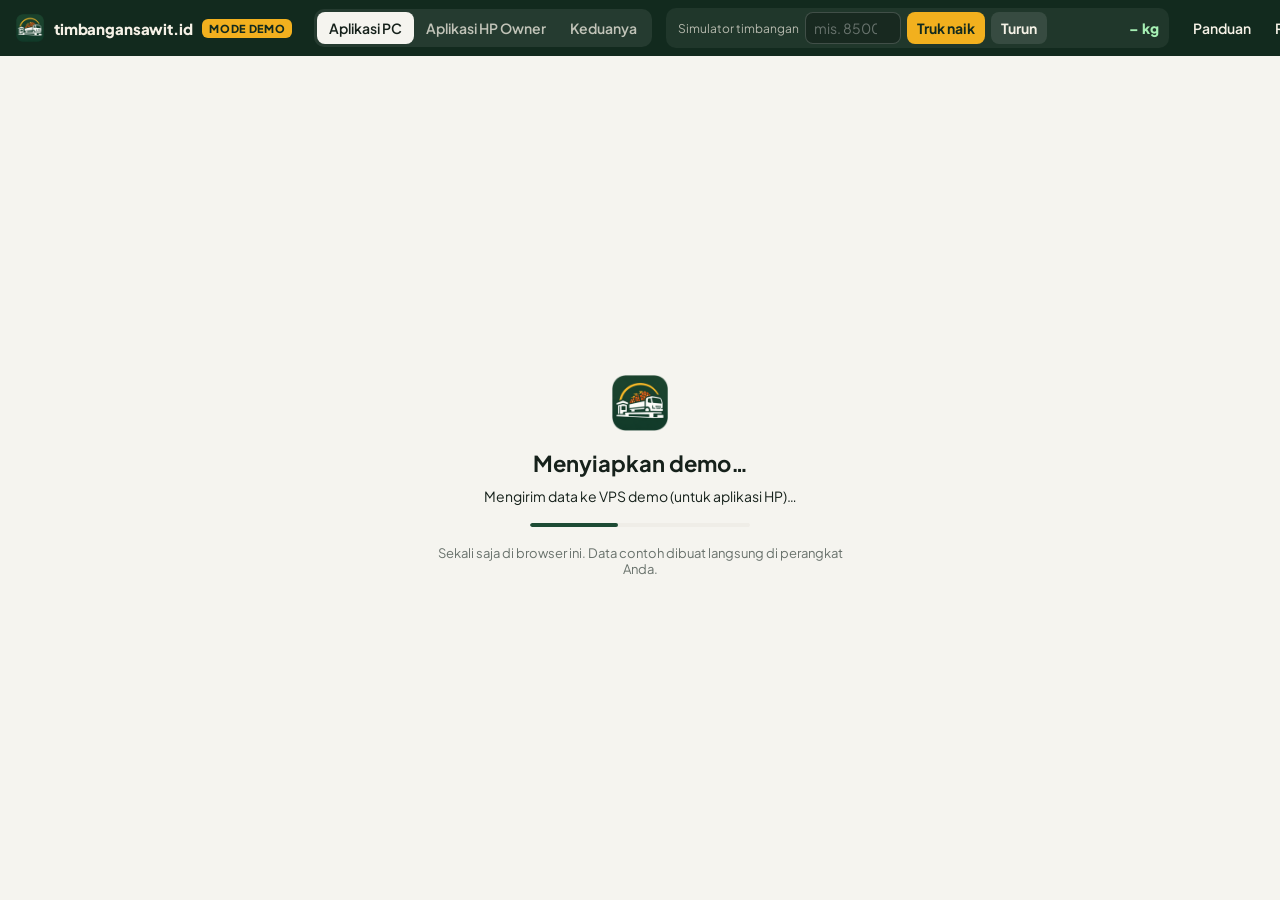
<file: index.html>
<!doctype html>
<html lang="id">
  <head>
    <meta charset="UTF-8" />
    <meta name="viewport" content="width=device-width, initial-scale=1, viewport-fit=cover" />
    <meta name="robots" content="noindex, nofollow" />
    <meta name="theme-color" content="#173f2d" />
    <meta name="description" content="Demo interaktif timbangansawit.id: aplikasi PC timbangan & aplikasi HP Owner, berjalan di browser dengan data contoh." />
    <link rel="icon" href="./favicon.ico" />
    <link rel="apple-touch-icon" href="./apple-touch-icon.png" />
    <meta name="apple-mobile-web-app-title" content="Timbangan" />
    <title>Demo timbangansawit.id</title>
    <script type="module" crossorigin src="./assets/index-04NTsrDg.js"></script>
    <link rel="stylesheet" crossorigin href="./assets/index-BEqlwS1-.css">
  </head>
  <body>
    <header class="bar">
      <div class="brand">
        <img src="./logo-mark.png" alt="" width="28" height="28" />
        <span class="brand-name">timbangansawit.id</span>
        <span class="badge" title="Bukan sistem produksi. Data contoh, tersimpan hanya di browser ini."><span class="long">MODE </span>DEMO</span>
      </div>

      <div class="seg" role="tablist" aria-label="Tampilan">
        <button role="tab" data-view="pc"><span class="long">Aplikasi </span>PC</button>
        <button role="tab" data-view="hp"><span class="long">Aplikasi </span>HP Owner</button>
        <button role="tab" data-view="both" class="wide-only">Keduanya</button>
      </div>

      <form class="sim" id="sim" autocomplete="off" novalidate title="Pengganti indikator timbangan selama demo">
        <span class="sim-label">Simulator timbangan</span>
        <input id="simKg" type="number" inputmode="numeric" min="0" max="80000" step="1" placeholder="mis. 8500" aria-label="Berat truk (kg)" />
        <button type="submit" class="sim-btn">Truk naik</button>
        <button type="button" class="sim-btn ghost" id="simOff">Turun</button>
        <output id="simOut" class="sim-out" aria-live="polite">– kg</output>
      </form>

      <div class="actions">
        <button type="button" id="guideBtn" class="btn-ghost">Panduan</button>
        <button type="button" id="resetBtn" class="btn-ghost">Reset data</button>
      </div>
    </header>

    <main id="stage" class="stage">
      <div class="device pc" id="pcDev" hidden>
        <div class="titlebar">
          <img src="./logo-mark.png" alt="" width="14" height="14" />
          <span>timbangansawit.id · Aplikasi PC (Windows)</span>
          <span class="titlebar-ctl" aria-hidden="true"><i></i><i></i><i></i></span>
        </div>
        <iframe id="pcFrame" title="Aplikasi PC timbangansawit.id"></iframe>
      </div>
      <div class="device hp" id="hpDev" hidden>
        <iframe id="hpFrame" title="Aplikasi HP Owner timbangansawit.id"></iframe>
      </div>
      <p class="pc-note" id="pcNote" hidden>
        Aplikasi PC dirancang untuk layar komputer (1366×768). Buka demo ini di laptop/PC agar nyaman dicoba.
      </p>

      <div class="loading" id="loading">
        <img src="./logo-mark.png" alt="" width="56" height="56" />
        <h1>Menyiapkan demo…</h1>
        <p id="loadingMsg">Memuat aplikasi</p>
        <div class="bar-progress"><span></span></div>
        <p class="muted">Sekali saja di browser ini. Data contoh dibuat langsung di perangkat Anda.</p>
      </div>
    </main>

    <aside class="guide" id="guide" aria-label="Panduan demo" hidden>
      <div class="guide-head">
        <h2>Panduan demo</h2>
        <button type="button" class="icon-btn" id="guideClose" aria-label="Tutup panduan">×</button>
      </div>
      <div class="guide-body">
        <p>
          Ini <b>demo interaktif</b> timbangansawit.id: aplikasi PC di jembatan timbang dan aplikasi HP untuk Owner,
          dengan data contoh 14 hari terakhir. Semua tombol bisa dicoba; perubahan Anda tersimpan di browser ini saja.
          Nama, nomor, dan transaksi di dalamnya fiktif.
        </p>

        <h3>Akun demo</h3>
        <table class="accounts">
          <tr><th>User</th><th>Peran</th></tr>
          <tr><td><code>hendra</code></td><td>Owner: semua menu, PC &amp; HP (satu-satunya yang melihat Dashboard &amp; stok)</td></tr>
          <tr><td><code>agus</code></td><td>Operator: semua penimbangan, riwayat transaksi, nota &amp; retur PKS</td></tr>
          <tr><td><code>dewi</code></td><td>Kasir: timbang jual &amp; timbang luar, nota PKS, kas tunai &amp; semua menu keuangan</td></tr>
          <tr><td><code>rina</code></td><td>Admin: gabungan Operator + Kasir, ditambah master data</td></tr>
          <tr><td><code>sari</code></td><td>Keuangan: tanpa penimbangan; kartu ringkasan Transaksi, Pembukuan Kas lengkap (transfer &amp; rekap per kategori), semua menu keuangan &amp; master data</td></tr>
        </table>
        <p class="muted">Akun pegawai tidak melihat Dashboard, angka stok, riwayat shift kas, kartu angka &amp; riwayat
          Kirim PKS, maupun harga jual &amp; piutang PKS. Kartu ringkasan Transaksi dan kas transfer hanya untuk
          Keuangan (<code>sari</code>); akun lain melihat Pembukuan Kas tunai saja. Pembayaran PKS tidak tampil ke
          pegawai: yang diterima tunai hanya tampil sebagai nominal “Kas masuk dari Owner”, yang lewat transfer tidak
          tampil sama sekali.</p>
        <p class="muted">Password semua akun: <code>demo1234</code>. Kode pemulihan Owner (untuk coba “Lupa password”): <code id="recoveryCode">–</code></p>

        <h3>Coba alur ini</h3>
        <ol class="steps">
          <li>
            <b>Beli TBS dari petani.</b> Di PC, login <code>agus</code> → <i>Timbangan 1</i>. Di bar atas isi
            <i>Simulator timbangan</i> (mis. 8500) → <i>Truk naik</i>. Tunggu <i>STABIL</i>, tekan <i>Ambil berat</i> (F8),
            simpan; kupon tampil sebagai pratinjau dan baru dicetak saat <i>Cetak</i> (atau Enter) ditekan.
            (Tulisan “hanya bisa diatur Owner” di layar adalah aturan aplikasi asli; panel simulator di bar atas khusus untuk demo.)
          </li>
          <li>
            <b>Bongkar &amp; bayar.</b> <i>Turun</i>, lalu naikkan truk kosong (mis. 2300) → <i>Timbangan 2</i> → pilih tiket,
            ambil berat Tara, isi potongan &amp; harga (potongan biaya opsional), pilih cara bayar. Nota pembelian
            setengah lembar berhuruf besar dan lega: Gross, Tara, Bruto, Potongan, Netto, lalu Harga per kg, Jumlah,
            Potongan biaya (bila ada) dan Total (cara bayar tidak dicetak; admin yang mencatatnya di sistem).
            Nota tampil dulu sebagai pratinjau; tidak ada yang tercetak sampai <i>Cetak</i> ditekan.
            Mode <i>Lansir</i> di Timbangan 1: truk kosong dulu (Tara), Gross saat kembali bermuatan. Tiket yang
            baru Timbang 1 bisa dibatalkan bila petani tidak jadi jual.
            Bayar tunai butuh <b>shift kas</b> yang terbuka (penanda di bar atas aplikasi).
          </li>
          <li>
            <b>Kirim ke PKS.</b> <i>Timbang Jual 1</i> (truk kosong) lalu <i>Timbang Jual 2</i> (truk bermuatan) → surat jalan.
            Saat nota PKS datang: <i>Kirim PKS → Input nota PKS</i> (Bruto &amp; Netto PKS); selisih perjalanan dihitung otomatis.
            Harga jual, tagihan &amp; piutang PKS hanya terlihat oleh Owner (<code>hendra</code>), tidak oleh akun lain.
            Surat jalan hari ini bisa dicetak ulang dari daftar <i>Selesai hari ini</i> di <i>Timbang Jual 2</i>.
          </li>
          <li>
            <b>Tutup &amp; buka shift kas.</b> Login <code>rina</code> → <i>Pembukuan Kas → Tutup shift</i>, ketik uang
            yang dihitung di laci (coba kurangi Rp20.000). Kekurangan langsung menjadi hutang Rina, seluruh uang
            diserahkan dan laci menjadi Rp0; Owner melihatnya di Dashboard &amp; HP. Lalu login <code>dewi</code> →
            <i>Buka shift</i> dan isi modal awal yang diterima.
          </li>
          <li>
            <b>Koreksi &amp; hapus (Owner).</b> Login <code>hendra</code> → <i>Transaksi</i> → klik tiket → <i>Koreksi</i>:
            ubah berat/harga dan lihat dampaknya ke stok &amp; kas sebelum menyimpan. <i>Hapus</i> menyembunyikan tiket dari
            laporan; jejaknya ada di <i>Audit Log</i>. Ikon mata di ujung kanan tiap baris membuka pratinjau nota tanpa
            mencetak.
          </li>
          <li>
            <b>Pantau dari HP.</b> Buka <i>Aplikasi HP Owner</i>, login <code>hendra</code>. Data PC sudah ada di sana.
            Coba <i>Kas → Catat</i>, kirim ke PC, lalu lihat catatannya muncul di menu Kas aplikasi PC.
          </li>
        </ol>

        <h3>Batasan demo</h3>
        <ul class="limits">
          <li>Timbangan memakai <b>simulator</b>. Indikator asli di lokasi diuji saat pemasangan.</li>
          <li>Cetak berupa <b>pratinjau di browser</b>: setelah <i>Cetak</i>, hasil cetaknya tampil lagi di jendela demo. Di lokasi, dokumen keluar di printer dot-matrix, kertas continuous form setengah lembar (9,5″ × 5,5″).</li>
          <li>Di sini PC dan “VPS” ada di satu browser, jadi sinkron terasa instan. Aslinya PC tetap bekerja tanpa internet dan mengirim data tiap ±15 detik saat online.</li>
          <li>Data tersimpan di <b>browser ini saja</b>. Orang lain yang membuka link ini melihat data contohnya sendiri.</li>
          <li>Ini bukan sistem produksi. Jangan masukkan data asli.</li>
        </ul>
        <p class="muted" id="seededInfo"></p>
        <button type="button" class="btn" id="guideReset">Reset data demo</button>
      </div>
    </aside>

    <div class="modal" id="printModal" hidden>
      <div class="modal-card print-card" role="dialog" aria-modal="true" aria-labelledby="printTitle">
        <div class="modal-head">
          <div>
            <h2 id="printTitle">Pratinjau cetak</h2>
            <p class="muted">Mode demo: di lokasi, dokumen ini langsung keluar di printer.</p>
          </div>
          <button type="button" class="icon-btn" id="printClose" aria-label="Tutup">×</button>
        </div>
        <div class="paper-wrap" id="paperWrap"><iframe id="paper" title="Dokumen cetak" sandbox="allow-same-origin allow-modals"></iframe></div>
        <div class="modal-actions">
          <button type="button" class="btn" id="printBrowser">Cetak lewat browser</button>
          <button type="button" class="btn primary" id="printDone">Tutup</button>
        </div>
      </div>
    </div>

    <div class="modal" id="confirmModal" hidden>
      <div class="modal-card small" role="alertdialog" aria-modal="true" aria-labelledby="confirmTitle">
        <h2 id="confirmTitle">Reset data demo?</h2>
        <p>Semua perubahan Anda di demo ini dihapus dan data contoh 14 hari dibuat ulang (tanggal mengikuti hari ini).</p>
        <div class="modal-actions">
          <button type="button" class="btn" id="confirmNo">Batal</button>
          <button type="button" class="btn danger" id="confirmYes">Reset data</button>
        </div>
      </div>
    </div>

    <div class="toast" id="toast" role="status" hidden></div>
  </body>
</html>
</file>
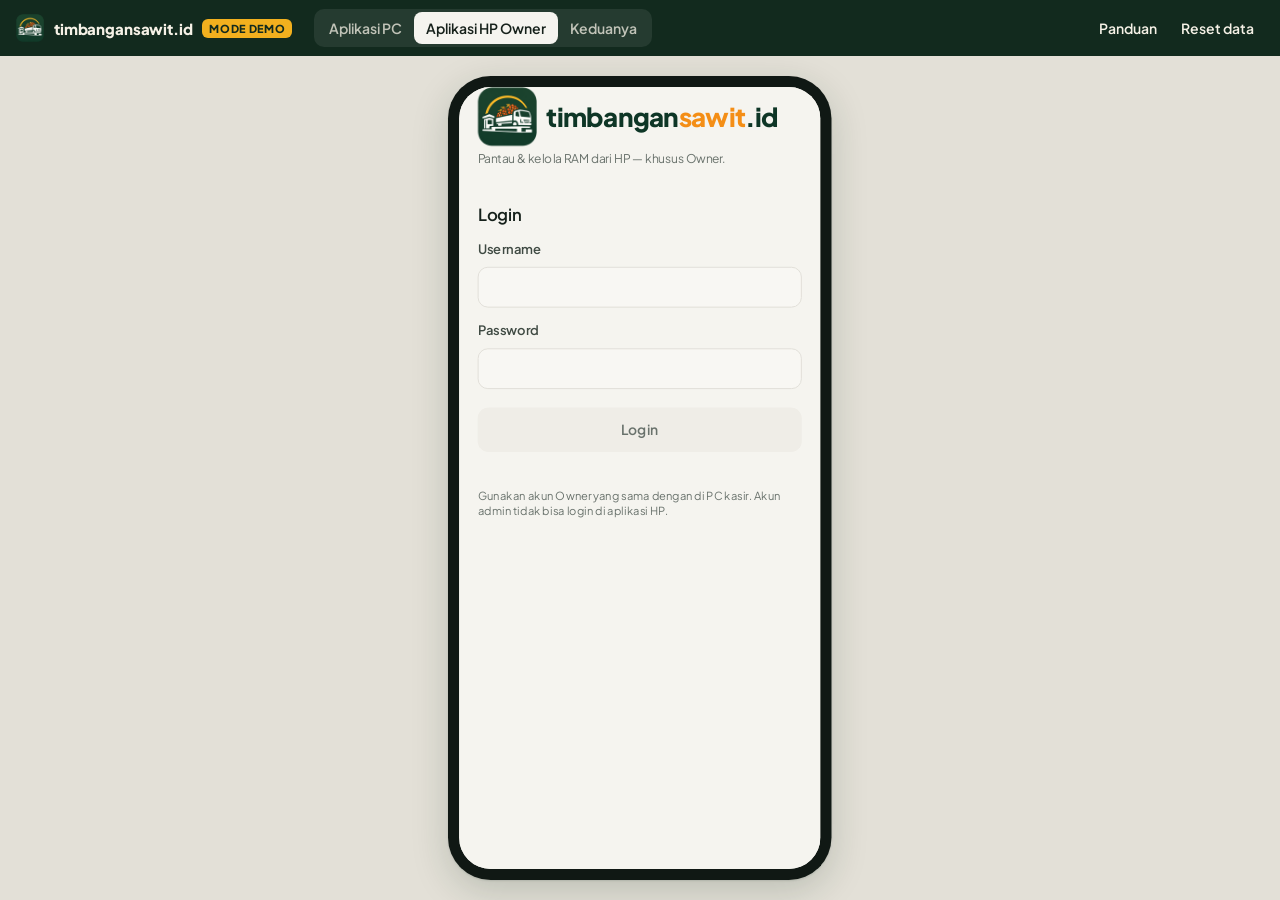
<file: hp/index.html>
<!doctype html>
<html lang="id">
  <head>
    <meta charset="UTF-8" />
    <meta name="robots" content="noindex, nofollow" />
    <meta name="viewport" content="width=device-width, initial-scale=1, viewport-fit=cover" />
    <meta name="theme-color" content="#173f2d" />
    <meta name="description" content="Pantau & kelola RAM sawit dari HP" />
    <link rel="icon" href="./favicon.ico" />
    <link rel="apple-touch-icon" href="./apple-touch-icon.png" />
    <title>timbangansawit.id</title>
    <script src="./demo-fetch.js"></script>
    <script type="module" crossorigin src="./assets/index-DuGOgnZW.js"></script>
    <link rel="stylesheet" crossorigin href="./assets/index-BT3_4Vp_.css">
  </head>
  <body>
    <div id="root"></div>
  </body>
</html>
</file>
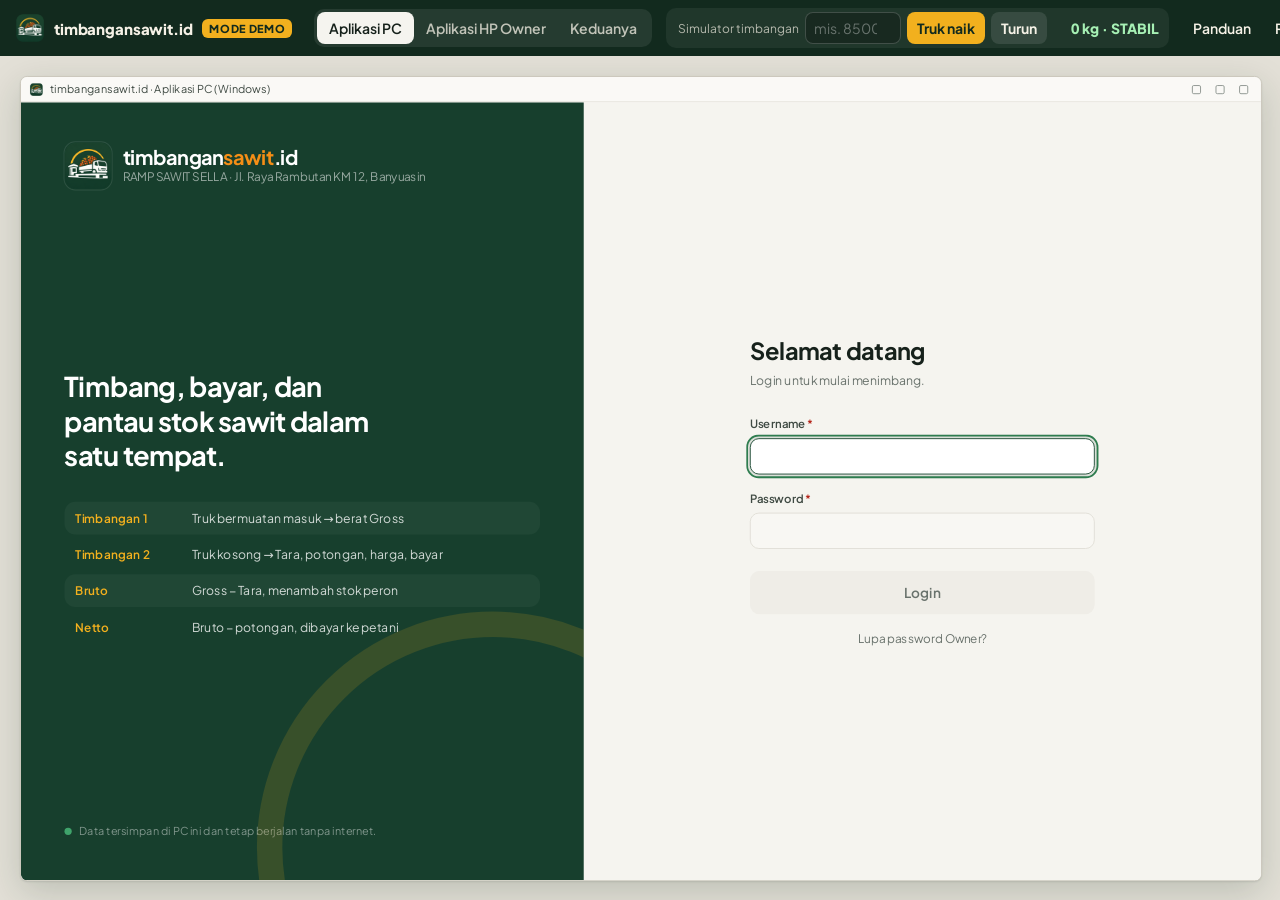
<file: pc/index.html>
<!doctype html>
<html lang="id">
  <head>
    <meta charset="UTF-8" />
    <meta name="robots" content="noindex, nofollow" />
    <meta http-equiv="Content-Security-Policy" content="default-src 'self'; script-src 'self'; style-src 'self' 'unsafe-inline'; img-src 'self' data:; font-src 'self' data:" />
    <link rel="icon" href="./favicon.ico" />
    <title>timbangansawit.id</title>
    <script src="./demo-bridge.js"></script>
    <script type="module" crossorigin src="./assets/index-CEiZdS8D.js"></script>
    <link rel="stylesheet" crossorigin href="./assets/index-D-ks6r5s.css">
  </head>
  <body>
    <div id="root"></div>
  </body>
</html>
</file>
<file: assets/index-BEqlwS1-.css>
@font-face{font-family:Plus Jakarta Sans;font-style:normal;font-display:swap;font-weight:400;src:url([data-uri]) format("woff2"),url([data-uri]) format("woff");unicode-range:U+0460-052F,U+1C80-1C8A,U+20B4,U+2DE0-2DFF,U+A640-A69F,U+FE2E-FE2F}@font-face{font-family:Plus Jakarta Sans;font-style:normal;font-display:swap;font-weight:400;src:url(./plus-jakarta-sans-vietnamese-400-normal-Cg2kxhWu.woff2) format("woff2"),url(./plus-jakarta-sans-vietnamese-400-normal-B8TCSmUq.woff) format("woff");unicode-range:U+0102-0103,U+0110-0111,U+0128-0129,U+0168-0169,U+01A0-01A1,U+01AF-01B0,U+0300-0301,U+0303-0304,U+0308-0309,U+0323,U+0329,U+1EA0-1EF9,U+20AB}@font-face{font-family:Plus Jakarta Sans;font-style:normal;font-display:swap;font-weight:400;src:url(./plus-jakarta-sans-latin-ext-400-normal-D127hM_v.woff2) format("woff2"),url(./plus-jakarta-sans-latin-ext-400-normal-2ppkqaOR.woff) format("woff");unicode-range:U+0100-02BA,U+02BD-02C5,U+02C7-02CC,U+02CE-02D7,U+02DD-02FF,U+0304,U+0308,U+0329,U+1D00-1DBF,U+1E00-1E9F,U+1EF2-1EFF,U+2020,U+20A0-20AB,U+20AD-20C0,U+2113,U+2C60-2C7F,U+A720-A7FF}@font-face{font-family:Plus Jakarta Sans;font-style:normal;font-display:swap;font-weight:400;src:url(./plus-jakarta-sans-latin-400-normal-Dhut76fR.woff2) format("woff2"),url(./plus-jakarta-sans-latin-400-normal-BDKaGhyp.woff) format("woff");unicode-range:U+0000-00FF,U+0131,U+0152-0153,U+02BB-02BC,U+02C6,U+02DA,U+02DC,U+0304,U+0308,U+0329,U+2000-206F,U+20AC,U+2122,U+2191,U+2193,U+2212,U+2215,U+FEFF,U+FFFD}@font-face{font-family:Plus Jakarta Sans;font-style:normal;font-display:swap;font-weight:600;src:url([data-uri]) format("woff2"),url([data-uri]) format("woff");unicode-range:U+0460-052F,U+1C80-1C8A,U+20B4,U+2DE0-2DFF,U+A640-A69F,U+FE2E-FE2F}@font-face{font-family:Plus Jakarta Sans;font-style:normal;font-display:swap;font-weight:600;src:url(./plus-jakarta-sans-vietnamese-600-normal-Y4VTTRme.woff2) format("woff2"),url(./plus-jakarta-sans-vietnamese-600-normal-5YsyKbU1.woff) format("woff");unicode-range:U+0102-0103,U+0110-0111,U+0128-0129,U+0168-0169,U+01A0-01A1,U+01AF-01B0,U+0300-0301,U+0303-0304,U+0308-0309,U+0323,U+0329,U+1EA0-1EF9,U+20AB}@font-face{font-family:Plus Jakarta Sans;font-style:normal;font-display:swap;font-weight:600;src:url(./plus-jakarta-sans-latin-ext-600-normal-DQgPU_Cg.woff2) format("woff2"),url(./plus-jakarta-sans-latin-ext-600-normal-B0WRRYJ1.woff) format("woff");unicode-range:U+0100-02BA,U+02BD-02C5,U+02C7-02CC,U+02CE-02D7,U+02DD-02FF,U+0304,U+0308,U+0329,U+1D00-1DBF,U+1E00-1E9F,U+1EF2-1EFF,U+2020,U+20A0-20AB,U+20AD-20C0,U+2113,U+2C60-2C7F,U+A720-A7FF}@font-face{font-family:Plus Jakarta Sans;font-style:normal;font-display:swap;font-weight:600;src:url(./plus-jakarta-sans-latin-600-normal-DLTa1BUW.woff2) format("woff2"),url(./plus-jakarta-sans-latin-600-normal-BR_Ojra4.woff) format("woff");unicode-range:U+0000-00FF,U+0131,U+0152-0153,U+02BB-02BC,U+02C6,U+02DA,U+02DC,U+0304,U+0308,U+0329,U+2000-206F,U+20AC,U+2122,U+2191,U+2193,U+2212,U+2215,U+FEFF,U+FFFD}@font-face{font-family:Plus Jakarta Sans;font-style:normal;font-display:swap;font-weight:700;src:url([data-uri]) format("woff2"),url([data-uri]) format("woff");unicode-range:U+0460-052F,U+1C80-1C8A,U+20B4,U+2DE0-2DFF,U+A640-A69F,U+FE2E-FE2F}@font-face{font-family:Plus Jakarta Sans;font-style:normal;font-display:swap;font-weight:700;src:url(./plus-jakarta-sans-vietnamese-700-normal-CV6qDkkj.woff2) format("woff2"),url(./plus-jakarta-sans-vietnamese-700-normal-BCh_uG_5.woff) format("woff");unicode-range:U+0102-0103,U+0110-0111,U+0128-0129,U+0168-0169,U+01A0-01A1,U+01AF-01B0,U+0300-0301,U+0303-0304,U+0308-0309,U+0323,U+0329,U+1EA0-1EF9,U+20AB}@font-face{font-family:Plus Jakarta Sans;font-style:normal;font-display:swap;font-weight:700;src:url(./plus-jakarta-sans-latin-ext-700-normal-BajbvANd.woff2) format("woff2"),url(./plus-jakarta-sans-latin-ext-700-normal-8-d-IyIQ.woff) format("woff");unicode-range:U+0100-02BA,U+02BD-02C5,U+02C7-02CC,U+02CE-02D7,U+02DD-02FF,U+0304,U+0308,U+0329,U+1D00-1DBF,U+1E00-1E9F,U+1EF2-1EFF,U+2020,U+20A0-20AB,U+20AD-20C0,U+2113,U+2C60-2C7F,U+A720-A7FF}@font-face{font-family:Plus Jakarta Sans;font-style:normal;font-display:swap;font-weight:700;src:url(./plus-jakarta-sans-latin-700-normal-CfpNZvy6.woff2) format("woff2"),url(./plus-jakarta-sans-latin-700-normal-DqEcQeE5.woff) format("woff");unicode-range:U+0000-00FF,U+0131,U+0152-0153,U+02BB-02BC,U+02C6,U+02DA,U+02DC,U+0304,U+0308,U+0329,U+2000-206F,U+20AC,U+2122,U+2191,U+2193,U+2212,U+2215,U+FEFF,U+FFFD}@font-face{font-family:Plus Jakarta Sans;font-style:normal;font-display:swap;font-weight:800;src:url([data-uri]) format("woff2"),url([data-uri]) format("woff");unicode-range:U+0460-052F,U+1C80-1C8A,U+20B4,U+2DE0-2DFF,U+A640-A69F,U+FE2E-FE2F}@font-face{font-family:Plus Jakarta Sans;font-style:normal;font-display:swap;font-weight:800;src:url(./plus-jakarta-sans-vietnamese-800-normal-CxbopLd3.woff2) format("woff2"),url(./plus-jakarta-sans-vietnamese-800-normal-BkoGl_sr.woff) format("woff");unicode-range:U+0102-0103,U+0110-0111,U+0128-0129,U+0168-0169,U+01A0-01A1,U+01AF-01B0,U+0300-0301,U+0303-0304,U+0308-0309,U+0323,U+0329,U+1EA0-1EF9,U+20AB}@font-face{font-family:Plus Jakarta Sans;font-style:normal;font-display:swap;font-weight:800;src:url(./plus-jakarta-sans-latin-ext-800-normal-B6BjB2Ju.woff2) format("woff2"),url(./plus-jakarta-sans-latin-ext-800-normal-BPkb-LBK.woff) format("woff");unicode-range:U+0100-02BA,U+02BD-02C5,U+02C7-02CC,U+02CE-02D7,U+02DD-02FF,U+0304,U+0308,U+0329,U+1D00-1DBF,U+1E00-1E9F,U+1EF2-1EFF,U+2020,U+20A0-20AB,U+20AD-20C0,U+2113,U+2C60-2C7F,U+A720-A7FF}@font-face{font-family:Plus Jakarta Sans;font-style:normal;font-display:swap;font-weight:800;src:url(./plus-jakarta-sans-latin-800-normal-CusIZhrK.woff2) format("woff2"),url(./plus-jakarta-sans-latin-800-normal-BRNHt2w0.woff) format("woff");unicode-range:U+0000-00FF,U+0131,U+0152-0153,U+02BB-02BC,U+02C6,U+02DA,U+02DC,U+0304,U+0308,U+0329,U+2000-206F,U+20AC,U+2122,U+2191,U+2193,U+2212,U+2215,U+FEFF,U+FFFD}:root{--paper: #f5f4ef;--surface: #ffffff;--sunken: #efede7;--rule: #e0ded7;--ink: #16211b;--ink-2: #3f4a43;--ink-3: #69726c;--forest: #173f2d;--forest-deep: #122a1e;--action: #1d4b34;--sun: #f2b01e;--neg: #b42318;--stage: #e3e0d7;--bar-h: 56px;color-scheme:light;font-family:Plus Jakarta Sans,Segoe UI,system-ui,sans-serif;font-size:14px;color:var(--ink)}*{box-sizing:border-box}html,body{margin:0;height:100%;overflow:hidden;background:var(--stage)}[hidden]{display:none!important}button,input{font:inherit}button{cursor:pointer}code{font-family:inherit;font-weight:700;background:var(--sunken);border-radius:5px;padding:1px 6px}.muted{color:var(--ink-3)}.bar{height:var(--bar-h);display:flex;align-items:center;gap:14px;padding:0 16px;background:var(--forest-deep);color:#f5f1e6;position:relative;z-index:5}.brand{display:flex;align-items:center;gap:10px;white-space:nowrap}.brand img{border-radius:6px}.brand-name{font-weight:800;font-size:15px;letter-spacing:-.01em}.badge{background:var(--sun);color:var(--forest-deep);font-weight:800;font-size:11px;letter-spacing:.06em;border-radius:6px;padding:3px 7px}.seg{display:flex;background:#ffffff14;border-radius:10px;padding:3px;margin-left:8px}.seg button{border:0;background:transparent;color:#f5f1e6bf;font-weight:600;padding:7px 12px;border-radius:8px;white-space:nowrap}.seg button:hover{color:#fff}.seg button[aria-selected=true]{background:var(--paper);color:var(--ink)}.sim{display:flex;align-items:center;gap:6px;margin-left:auto;padding:4px 4px 4px 12px;border-radius:10px;background:#ffffff0f}.sim-label{font-size:12px;color:#f5f1e6b3;white-space:nowrap}.sim input{width:96px;height:32px;border-radius:8px;border:1px solid rgba(255,255,255,.18);background:#00000040;color:#fff;padding:0 8px;font-weight:700;text-align:right}.sim input::placeholder{color:#ffffff59;font-weight:500}.sim-btn{height:32px;border:0;border-radius:8px;padding:0 10px;font-weight:700;background:var(--sun);color:var(--forest-deep);white-space:nowrap}.sim-btn.ghost{background:#ffffff1a;color:#f5f1e6}.sim-out{min-width:112px;text-align:right;font-weight:800;font-variant-numeric:tabular-nums;color:#a6f0b4;padding-right:6px;white-space:nowrap}.sim-out.moving{color:var(--sun)}.sim-out.off{color:#f5f1e673}.actions{display:flex;gap:4px}.sim[hidden]+.actions{margin-left:auto}.btn-ghost{border:0;background:transparent;color:#f5f1e6;font-weight:600;padding:8px 10px;border-radius:8px;white-space:nowrap}.btn-ghost:hover{background:#ffffff1a}.stage{position:relative;height:calc(100% - var(--bar-h));overflow:hidden}.device{position:absolute;top:0;left:0;transform-origin:0 0;background:var(--paper);box-shadow:0 1px 2px #122a1e1f,0 12px 40px #122a1e2e}.device iframe{display:block;border:0;background:var(--paper)}.device.pc{border-radius:8px;overflow:hidden;border:1px solid #c9c5ba}.titlebar{height:28px;display:flex;align-items:center;gap:8px;padding:0 10px;font-size:12px;color:var(--ink-2);background:#faf9f6;border-bottom:1px solid var(--rule)}.titlebar-ctl{margin-left:auto;display:flex;gap:16px;padding-right:4px}.titlebar-ctl i{width:10px;height:10px;border:1.5px solid #8b928d;border-radius:2px}.device.hp{border-radius:46px;padding:12px;background:#101814}.device.hp iframe{border-radius:34px}.device.hp.bare{border-radius:0;padding:0;box-shadow:none}.device.hp.bare iframe{border-radius:0}.pc-note{position:absolute;left:16px;right:16px;bottom:16px;margin:0;padding:12px 14px;background:var(--surface);border-radius:10px;color:var(--ink-2);box-shadow:0 6px 20px #122a1e26}.loading{position:absolute;inset:0;display:flex;flex-direction:column;align-items:center;justify-content:center;text-align:center;padding:24px;background:var(--paper);z-index:3}.loading h1{font-size:22px;margin:18px 0 6px}.loading p{margin:4px 0;max-width:420px}.loading .muted{margin-top:18px;font-size:13px}.loading.error h1{color:var(--neg)}.bar-progress{width:220px;height:4px;border-radius:4px;background:var(--sunken);overflow:hidden;margin-top:14px}.bar-progress span{display:block;width:40%;height:100%;background:var(--action);border-radius:4px;animation:slide 1.2s ease-in-out infinite}.loading.error .bar-progress{display:none}@keyframes slide{0%{transform:translate(-100%)}to{transform:translate(260%)}}.guide{position:fixed;top:var(--bar-h);right:0;bottom:0;width:min(420px,100%);background:var(--surface);border-left:1px solid var(--rule);box-shadow:-12px 0 40px #122a1e24;z-index:6;display:flex;flex-direction:column}.guide-head{display:flex;align-items:center;justify-content:space-between;padding:14px 18px;border-bottom:1px solid var(--rule)}.guide-head h2,.modal-head h2,.modal-card h2{margin:0;font-size:17px}.guide-body{overflow:auto;padding:4px 18px 24px;line-height:1.55;color:var(--ink-2)}.guide-body h3{color:var(--ink);font-size:14px;margin:20px 0 8px}.accounts{width:100%;border-collapse:collapse}.accounts th,.accounts td{text-align:left;padding:6px 4px;border-bottom:1px solid var(--rule);vertical-align:top}.accounts th{font-size:12px;color:var(--ink-3);font-weight:600}.steps,.limits{padding-left:20px;margin:0}.steps li,.limits li{margin-bottom:10px}.icon-btn{border:0;background:transparent;font-size:24px;line-height:1;width:36px;height:36px;border-radius:8px;color:var(--ink-3)}.icon-btn:hover{background:var(--sunken)}.modal{position:fixed;inset:0;background:#122a1e73;display:flex;align-items:center;justify-content:center;padding:16px;z-index:10}.modal-card{background:var(--surface);border-radius:14px;padding:18px;max-width:100%;max-height:100%;display:flex;flex-direction:column;box-shadow:0 20px 60px #122a1e4d}.modal-card.small{width:420px}.modal-card p{color:var(--ink-2);line-height:1.5}.print-card{width:980px}.modal-head{display:flex;justify-content:space-between;align-items:flex-start;gap:12px;margin-bottom:12px}.modal-head p{margin:4px 0 0;font-size:13px}.paper-wrap{flex:1;min-height:0;overflow:auto;background:var(--sunken);border-radius:10px;padding:16px;display:flex;justify-content:center}.paper-wrap iframe{border:0;background:#fff;box-shadow:0 2px 10px #122a1e26;flex:none;transform-origin:0 0}.modal-actions{display:flex;justify-content:flex-end;gap:8px;margin-top:14px}.btn{height:38px;padding:0 14px;border-radius:10px;border:1px solid var(--rule);background:var(--surface);color:var(--ink);font-weight:700}.btn:hover{background:var(--sunken)}.btn.primary{background:var(--action);border-color:var(--action);color:#fff}.btn.danger{background:var(--neg);border-color:var(--neg);color:#fff}.toast{position:fixed;left:50%;bottom:20px;transform:translate(-50%);background:var(--forest-deep);color:#f5f1e6;padding:10px 16px;border-radius:10px;z-index:11;max-width:calc(100% - 32px);box-shadow:0 10px 30px #122a1e4d}@media(max-width:1240px){.sim-label{display:none}}@media(max-width:1080px){.brand-name{display:none}}@media(max-width:760px){:root{--bar-h: 52px}.bar{gap:8px;padding:0 10px}.badge{font-size:10px}.long{display:none}.seg{margin-left:0}.seg button{padding:6px 8px;font-size:12.5px}.wide-only,.sim{display:none!important}.actions{margin-left:auto}#resetBtn{display:none}}
</file>
<file: hp/assets/index-BT3_4Vp_.css>
@font-face{font-family:Plus Jakarta Sans;font-style:normal;font-display:swap;font-weight:400;src:url([data-uri]) format("woff2"),url([data-uri]) format("woff");unicode-range:U+0460-052F,U+1C80-1C8A,U+20B4,U+2DE0-2DFF,U+A640-A69F,U+FE2E-FE2F}@font-face{font-family:Plus Jakarta Sans;font-style:normal;font-display:swap;font-weight:400;src:url(./plus-jakarta-sans-vietnamese-400-normal-Cg2kxhWu.woff2) format("woff2"),url(./plus-jakarta-sans-vietnamese-400-normal-B8TCSmUq.woff) format("woff");unicode-range:U+0102-0103,U+0110-0111,U+0128-0129,U+0168-0169,U+01A0-01A1,U+01AF-01B0,U+0300-0301,U+0303-0304,U+0308-0309,U+0323,U+0329,U+1EA0-1EF9,U+20AB}@font-face{font-family:Plus Jakarta Sans;font-style:normal;font-display:swap;font-weight:400;src:url(./plus-jakarta-sans-latin-ext-400-normal-D127hM_v.woff2) format("woff2"),url(./plus-jakarta-sans-latin-ext-400-normal-2ppkqaOR.woff) format("woff");unicode-range:U+0100-02BA,U+02BD-02C5,U+02C7-02CC,U+02CE-02D7,U+02DD-02FF,U+0304,U+0308,U+0329,U+1D00-1DBF,U+1E00-1E9F,U+1EF2-1EFF,U+2020,U+20A0-20AB,U+20AD-20C0,U+2113,U+2C60-2C7F,U+A720-A7FF}@font-face{font-family:Plus Jakarta Sans;font-style:normal;font-display:swap;font-weight:400;src:url(./plus-jakarta-sans-latin-400-normal-Dhut76fR.woff2) format("woff2"),url(./plus-jakarta-sans-latin-400-normal-BDKaGhyp.woff) format("woff");unicode-range:U+0000-00FF,U+0131,U+0152-0153,U+02BB-02BC,U+02C6,U+02DA,U+02DC,U+0304,U+0308,U+0329,U+2000-206F,U+20AC,U+2122,U+2191,U+2193,U+2212,U+2215,U+FEFF,U+FFFD}@font-face{font-family:Plus Jakarta Sans;font-style:normal;font-display:swap;font-weight:500;src:url([data-uri]) format("woff2"),url([data-uri]) format("woff");unicode-range:U+0460-052F,U+1C80-1C8A,U+20B4,U+2DE0-2DFF,U+A640-A69F,U+FE2E-FE2F}@font-face{font-family:Plus Jakarta Sans;font-style:normal;font-display:swap;font-weight:500;src:url(./plus-jakarta-sans-vietnamese-500-normal-DiU8zqi-.woff2) format("woff2"),url(./plus-jakarta-sans-vietnamese-500-normal-CvE5C8T-.woff) format("woff");unicode-range:U+0102-0103,U+0110-0111,U+0128-0129,U+0168-0169,U+01A0-01A1,U+01AF-01B0,U+0300-0301,U+0303-0304,U+0308-0309,U+0323,U+0329,U+1EA0-1EF9,U+20AB}@font-face{font-family:Plus Jakarta Sans;font-style:normal;font-display:swap;font-weight:500;src:url(./plus-jakarta-sans-latin-ext-500-normal-9VZagAe1.woff2) format("woff2"),url(./plus-jakarta-sans-latin-ext-500-normal-CqEEAICU.woff) format("woff");unicode-range:U+0100-02BA,U+02BD-02C5,U+02C7-02CC,U+02CE-02D7,U+02DD-02FF,U+0304,U+0308,U+0329,U+1D00-1DBF,U+1E00-1E9F,U+1EF2-1EFF,U+2020,U+20A0-20AB,U+20AD-20C0,U+2113,U+2C60-2C7F,U+A720-A7FF}@font-face{font-family:Plus Jakarta Sans;font-style:normal;font-display:swap;font-weight:500;src:url(./plus-jakarta-sans-latin-500-normal-Bf-nb4oT.woff2) format("woff2"),url(./plus-jakarta-sans-latin-500-normal-DYtqi0QS.woff) format("woff");unicode-range:U+0000-00FF,U+0131,U+0152-0153,U+02BB-02BC,U+02C6,U+02DA,U+02DC,U+0304,U+0308,U+0329,U+2000-206F,U+20AC,U+2122,U+2191,U+2193,U+2212,U+2215,U+FEFF,U+FFFD}@font-face{font-family:Plus Jakarta Sans;font-style:normal;font-display:swap;font-weight:600;src:url([data-uri]) format("woff2"),url([data-uri]) format("woff");unicode-range:U+0460-052F,U+1C80-1C8A,U+20B4,U+2DE0-2DFF,U+A640-A69F,U+FE2E-FE2F}@font-face{font-family:Plus Jakarta Sans;font-style:normal;font-display:swap;font-weight:600;src:url(./plus-jakarta-sans-vietnamese-600-normal-Y4VTTRme.woff2) format("woff2"),url(./plus-jakarta-sans-vietnamese-600-normal-5YsyKbU1.woff) format("woff");unicode-range:U+0102-0103,U+0110-0111,U+0128-0129,U+0168-0169,U+01A0-01A1,U+01AF-01B0,U+0300-0301,U+0303-0304,U+0308-0309,U+0323,U+0329,U+1EA0-1EF9,U+20AB}@font-face{font-family:Plus Jakarta Sans;font-style:normal;font-display:swap;font-weight:600;src:url(./plus-jakarta-sans-latin-ext-600-normal-DQgPU_Cg.woff2) format("woff2"),url(./plus-jakarta-sans-latin-ext-600-normal-B0WRRYJ1.woff) format("woff");unicode-range:U+0100-02BA,U+02BD-02C5,U+02C7-02CC,U+02CE-02D7,U+02DD-02FF,U+0304,U+0308,U+0329,U+1D00-1DBF,U+1E00-1E9F,U+1EF2-1EFF,U+2020,U+20A0-20AB,U+20AD-20C0,U+2113,U+2C60-2C7F,U+A720-A7FF}@font-face{font-family:Plus Jakarta Sans;font-style:normal;font-display:swap;font-weight:600;src:url(./plus-jakarta-sans-latin-600-normal-DLTa1BUW.woff2) format("woff2"),url(./plus-jakarta-sans-latin-600-normal-BR_Ojra4.woff) format("woff");unicode-range:U+0000-00FF,U+0131,U+0152-0153,U+02BB-02BC,U+02C6,U+02DA,U+02DC,U+0304,U+0308,U+0329,U+2000-206F,U+20AC,U+2122,U+2191,U+2193,U+2212,U+2215,U+FEFF,U+FFFD}@font-face{font-family:Plus Jakarta Sans;font-style:normal;font-display:swap;font-weight:700;src:url([data-uri]) format("woff2"),url([data-uri]) format("woff");unicode-range:U+0460-052F,U+1C80-1C8A,U+20B4,U+2DE0-2DFF,U+A640-A69F,U+FE2E-FE2F}@font-face{font-family:Plus Jakarta Sans;font-style:normal;font-display:swap;font-weight:700;src:url(./plus-jakarta-sans-vietnamese-700-normal-CV6qDkkj.woff2) format("woff2"),url(./plus-jakarta-sans-vietnamese-700-normal-BCh_uG_5.woff) format("woff");unicode-range:U+0102-0103,U+0110-0111,U+0128-0129,U+0168-0169,U+01A0-01A1,U+01AF-01B0,U+0300-0301,U+0303-0304,U+0308-0309,U+0323,U+0329,U+1EA0-1EF9,U+20AB}@font-face{font-family:Plus Jakarta Sans;font-style:normal;font-display:swap;font-weight:700;src:url(./plus-jakarta-sans-latin-ext-700-normal-BajbvANd.woff2) format("woff2"),url(./plus-jakarta-sans-latin-ext-700-normal-8-d-IyIQ.woff) format("woff");unicode-range:U+0100-02BA,U+02BD-02C5,U+02C7-02CC,U+02CE-02D7,U+02DD-02FF,U+0304,U+0308,U+0329,U+1D00-1DBF,U+1E00-1E9F,U+1EF2-1EFF,U+2020,U+20A0-20AB,U+20AD-20C0,U+2113,U+2C60-2C7F,U+A720-A7FF}@font-face{font-family:Plus Jakarta Sans;font-style:normal;font-display:swap;font-weight:700;src:url(./plus-jakarta-sans-latin-700-normal-CfpNZvy6.woff2) format("woff2"),url(./plus-jakarta-sans-latin-700-normal-DqEcQeE5.woff) format("woff");unicode-range:U+0000-00FF,U+0131,U+0152-0153,U+02BB-02BC,U+02C6,U+02DA,U+02DC,U+0304,U+0308,U+0329,U+2000-206F,U+20AC,U+2122,U+2191,U+2193,U+2212,U+2215,U+FEFF,U+FFFD}@font-face{font-family:Plus Jakarta Sans;font-style:normal;font-display:swap;font-weight:800;src:url([data-uri]) format("woff2"),url([data-uri]) format("woff");unicode-range:U+0460-052F,U+1C80-1C8A,U+20B4,U+2DE0-2DFF,U+A640-A69F,U+FE2E-FE2F}@font-face{font-family:Plus Jakarta Sans;font-style:normal;font-display:swap;font-weight:800;src:url(./plus-jakarta-sans-vietnamese-800-normal-CxbopLd3.woff2) format("woff2"),url(./plus-jakarta-sans-vietnamese-800-normal-BkoGl_sr.woff) format("woff");unicode-range:U+0102-0103,U+0110-0111,U+0128-0129,U+0168-0169,U+01A0-01A1,U+01AF-01B0,U+0300-0301,U+0303-0304,U+0308-0309,U+0323,U+0329,U+1EA0-1EF9,U+20AB}@font-face{font-family:Plus Jakarta Sans;font-style:normal;font-display:swap;font-weight:800;src:url(./plus-jakarta-sans-latin-ext-800-normal-B6BjB2Ju.woff2) format("woff2"),url(./plus-jakarta-sans-latin-ext-800-normal-BPkb-LBK.woff) format("woff");unicode-range:U+0100-02BA,U+02BD-02C5,U+02C7-02CC,U+02CE-02D7,U+02DD-02FF,U+0304,U+0308,U+0329,U+1D00-1DBF,U+1E00-1E9F,U+1EF2-1EFF,U+2020,U+20A0-20AB,U+20AD-20C0,U+2113,U+2C60-2C7F,U+A720-A7FF}@font-face{font-family:Plus Jakarta Sans;font-style:normal;font-display:swap;font-weight:800;src:url(./plus-jakarta-sans-latin-800-normal-CusIZhrK.woff2) format("woff2"),url(./plus-jakarta-sans-latin-800-normal-BRNHt2w0.woff) format("woff");unicode-range:U+0000-00FF,U+0131,U+0152-0153,U+02BB-02BC,U+02C6,U+02DA,U+02DC,U+0304,U+0308,U+0329,U+2000-206F,U+20AC,U+2122,U+2191,U+2193,U+2212,U+2215,U+FEFF,U+FFFD}@layer properties{@supports (((-webkit-hyphens:none)) and (not (margin-trim:inline))) or ((-moz-orient:inline) and (not (color:rgb(from red r g b)))){*,:before,:after,::backdrop{--tw-translate-x:0;--tw-translate-y:0;--tw-translate-z:0;--tw-rotate-x:initial;--tw-rotate-y:initial;--tw-rotate-z:initial;--tw-skew-x:initial;--tw-skew-y:initial;--tw-space-y-reverse:0;--tw-divide-y-reverse:0;--tw-border-style:solid;--tw-leading:initial;--tw-font-weight:initial;--tw-tracking:initial;--tw-shadow:0 0 #0000;--tw-shadow-color:initial;--tw-shadow-alpha:100%;--tw-inset-shadow:0 0 #0000;--tw-inset-shadow-color:initial;--tw-inset-shadow-alpha:100%;--tw-ring-color:initial;--tw-ring-shadow:0 0 #0000;--tw-inset-ring-color:initial;--tw-inset-ring-shadow:0 0 #0000;--tw-ring-inset:initial;--tw-ring-offset-width:0px;--tw-ring-offset-color:#fff;--tw-ring-offset-shadow:0 0 #0000;--tw-blur:initial;--tw-brightness:initial;--tw-contrast:initial;--tw-grayscale:initial;--tw-hue-rotate:initial;--tw-invert:initial;--tw-opacity:initial;--tw-saturate:initial;--tw-sepia:initial;--tw-drop-shadow:initial;--tw-drop-shadow-color:initial;--tw-drop-shadow-alpha:100%;--tw-drop-shadow-size:initial;--tw-duration:initial}}}@layer theme{:root,:host{--font-sans:"Plus Jakarta Sans", "Segoe UI", system-ui, sans-serif;--font-mono:"Plus Jakarta Sans", "Segoe UI", system-ui, sans-serif;--color-white:#fff;--spacing:.25rem;--container-md:28rem;--container-xl:36rem;--text-xs:12px;--text-xs--line-height:16px;--text-sm:13px;--text-sm--line-height:18px;--text-lg:18px;--text-lg--line-height:24px;--text-2xl:28px;--text-2xl--line-height:34px;--font-weight-normal:400;--font-weight-medium:500;--font-weight-semibold:600;--font-weight-bold:700;--font-weight-extrabold:800;--tracking-tight:-.025em;--radius-md:12px;--ease-out:cubic-bezier(0, 0, .2, 1);--animate-spin:spin 1s linear infinite;--default-transition-duration:.15s;--default-transition-timing-function:cubic-bezier(.4, 0, .2, 1);--default-font-family:var(--font-sans);--default-mono-font-family:var(--font-mono);--color-paper:#f5f4ef;--color-surface:#fff;--color-sunken:#efede7;--color-field:#f8f7f3;--color-rule:#ecebe5;--color-rule-strong:#e0ded7;--color-ink:#16211b;--color-ink-2:#3f4a43;--color-ink-3:#69726c;--color-forest:#173f2d;--color-forest-deep:#122a1e;--color-action:#1d4b34;--color-action-hover:#163a28;--color-sun:#f2b01e;--color-focus:#2e7d4f;--color-tbs:#3fa36b;--color-tbs-ink:#1f6b43;--color-tbs-tint:#e6f1ea;--color-brd:#e8641e;--color-brd-ink:#b4500f;--color-brd-tint:#fdeee2;--color-pos:#1f7a48;--color-neg:#b42318;--color-warn:#8a5b00;--color-info:#2a5e9c;--color-pos-tint:#e6f1ea;--color-neg-tint:#fde8e6;--color-warn-tint:#fdf3d9;--color-info-tint:#e8eff8;--color-led-on:#a6f0b4;--color-led-warn:#f2b01e;--color-led-off:#f08a72;--color-mark-green:#0e3626;--color-mark-orange:#f48e16}}@layer base{*,:after,:before,::backdrop{box-sizing:border-box;border:0 solid;margin:0;padding:0}::file-selector-button{box-sizing:border-box;border:0 solid;margin:0;padding:0}html,:host{-webkit-text-size-adjust:100%;tab-size:4;line-height:1.5;font-family:var(--default-font-family,-apple-system, BlinkMacSystemFont, "Segoe UI", Roboto, "Helvetica Neue", "Noto Sans", Arial, sans-serif, "Apple Color Emoji", "Segoe UI Emoji", "Segoe UI Symbol", "Noto Color Emoji");font-feature-settings:var(--default-font-feature-settings,normal);font-variation-settings:var(--default-font-variation-settings,normal);-webkit-tap-highlight-color:transparent}hr{height:0;color:inherit;border-top-width:1px}abbr:where([title]){-webkit-text-decoration:underline dotted;text-decoration:underline dotted}h1,h2,h3,h4,h5,h6{font-size:inherit;font-weight:inherit}a{color:inherit;-webkit-text-decoration:inherit;text-decoration:inherit}b,strong{font-weight:bolder}code,kbd,samp,pre{font-family:var(--default-mono-font-family,ui-monospace, SFMono-Regular, Menlo, Monaco, Consolas, "Liberation Mono", "Courier New", monospace);font-feature-settings:var(--default-mono-font-feature-settings,normal);font-variation-settings:var(--default-mono-font-variation-settings,normal);font-size:1em}small{font-size:80%}sub,sup{vertical-align:baseline;font-size:75%;line-height:0;position:relative}sub{bottom:-.25em}sup{top:-.5em}table{text-indent:0;border-color:inherit;border-collapse:collapse}:-moz-focusring:where(:not(iframe)){outline:auto}progress{vertical-align:baseline}summary{display:list-item}ol,ul,menu{list-style:none}img,svg,video,canvas,audio,iframe,embed,object{vertical-align:middle;display:block}img,video{max-width:100%;height:auto}button,input,select,optgroup,textarea{font:inherit;font-feature-settings:inherit;font-variation-settings:inherit;letter-spacing:inherit;color:inherit;opacity:1;background-color:#0000;border-radius:0}::file-selector-button{font:inherit;font-feature-settings:inherit;font-variation-settings:inherit;letter-spacing:inherit;color:inherit;opacity:1;background-color:#0000;border-radius:0}:where(select:is([multiple],[size])) optgroup{font-weight:bolder}:where(select:is([multiple],[size])) optgroup option{padding-inline-start:20px}::file-selector-button{margin-inline-end:4px}::placeholder{opacity:1}@supports (not ((-webkit-appearance:-apple-pay-button))) or (contain-intrinsic-size:1px){::placeholder{color:currentColor}@supports (color:color-mix(in lab,red,red)){::placeholder{color:color-mix(in oklab,currentcolor 50%,transparent)}}}textarea{resize:vertical}::-webkit-search-decoration{-webkit-appearance:none}::-webkit-date-and-time-value{min-height:1lh;text-align:inherit}::-webkit-datetime-edit{display:inline-flex}::-webkit-datetime-edit-fields-wrapper{padding:0}::-webkit-datetime-edit{padding-block:0}::-webkit-datetime-edit-year-field{padding-block:0}::-webkit-datetime-edit-month-field{padding-block:0}::-webkit-datetime-edit-day-field{padding-block:0}::-webkit-datetime-edit-hour-field{padding-block:0}::-webkit-datetime-edit-minute-field{padding-block:0}::-webkit-datetime-edit-second-field{padding-block:0}::-webkit-datetime-edit-millisecond-field{padding-block:0}::-webkit-datetime-edit-meridiem-field{padding-block:0}::-webkit-calendar-picker-indicator{line-height:1}:-moz-ui-invalid{box-shadow:none}button,input:where([type=button],[type=reset],[type=submit]){appearance:button}::file-selector-button{appearance:button}::-webkit-inner-spin-button{height:auto}::-webkit-outer-spin-button{height:auto}[hidden]:where(:not([hidden=until-found])){display:none!important}}@layer components;@layer utilities{.pointer-events-auto{pointer-events:auto}.pointer-events-none{pointer-events:none}.sr-only{clip-path:inset(50%);white-space:nowrap;border-width:0;width:1px;height:1px;margin:-1px;padding:0;position:absolute;overflow:hidden}.absolute{position:absolute}.fixed{position:fixed}.relative{position:relative}.sticky{position:sticky}.inset-0{inset:0}.inset-x-0{inset-inline:0}.inset-x-3{inset-inline:calc(var(--spacing) * 3)}.inset-y-0{inset-block:0}.top-0{top:0}.top-1\/2{top:50%}.top-2{top:calc(var(--spacing) * 2)}.top-full{top:100%}.right-0{right:0}.right-3{right:calc(var(--spacing) * 3)}.bottom-0{bottom:0}.bottom-20{bottom:calc(var(--spacing) * 20)}.left-0{left:0}.left-1\/2{left:50%}.left-3{left:calc(var(--spacing) * 3)}.left-8{left:calc(var(--spacing) * 8)}.z-20{z-index:20}.z-40{z-index:40}.z-50{z-index:50}.z-\[100\]{z-index:100}.col-span-2{grid-column:span 2/span 2}.container{width:100%}@media(min-width:40rem){.container{max-width:40rem}}@media(min-width:48rem){.container{max-width:48rem}}@media(min-width:64rem){.container{max-width:64rem}}@media(min-width:80rem){.container{max-width:80rem}}@media(min-width:96rem){.container{max-width:96rem}}.-mx-1{margin-inline:calc(var(--spacing) * -1)}.-mx-4{margin-inline:calc(var(--spacing) * -4)}.mx-4{margin-inline:calc(var(--spacing) * 4)}.mx-auto{margin-inline:auto}.-mt-1{margin-top:calc(var(--spacing) * -1)}.mt-0\.5{margin-top:calc(var(--spacing) * .5)}.mt-1{margin-top:var(--spacing)}.mt-2{margin-top:calc(var(--spacing) * 2)}.mt-3{margin-top:calc(var(--spacing) * 3)}.mt-4{margin-top:calc(var(--spacing) * 4)}.mt-5{margin-top:calc(var(--spacing) * 5)}.mt-6{margin-top:calc(var(--spacing) * 6)}.mt-10{margin-top:calc(var(--spacing) * 10)}.mt-auto{margin-top:auto}.mt-px{margin-top:1px}.-mr-1{margin-right:calc(var(--spacing) * -1)}.-mr-2{margin-right:calc(var(--spacing) * -2)}.-mb-1{margin-bottom:calc(var(--spacing) * -1)}.mb-2{margin-bottom:calc(var(--spacing) * 2)}.mb-3{margin-bottom:calc(var(--spacing) * 3)}.-ml-2{margin-left:calc(var(--spacing) * -2)}.ml-1{margin-left:var(--spacing)}.block{display:block}.flex{display:flex}.grid{display:grid}.hidden{display:none}.inline-flex{display:inline-flex}.size-1\.5{width:calc(var(--spacing) * 1.5);height:calc(var(--spacing) * 1.5)}.size-2{width:calc(var(--spacing) * 2);height:calc(var(--spacing) * 2)}.size-4{width:calc(var(--spacing) * 4);height:calc(var(--spacing) * 4)}.size-5{width:calc(var(--spacing) * 5);height:calc(var(--spacing) * 5)}.size-6{width:calc(var(--spacing) * 6);height:calc(var(--spacing) * 6)}.size-10{width:calc(var(--spacing) * 10);height:calc(var(--spacing) * 10)}.size-11{width:calc(var(--spacing) * 11);height:calc(var(--spacing) * 11)}.size-\[22px\]{width:22px;height:22px}.h-1{height:var(--spacing)}.h-2{height:calc(var(--spacing) * 2)}.h-3{height:calc(var(--spacing) * 3)}.h-3\.5{height:calc(var(--spacing) * 3.5)}.h-8{height:calc(var(--spacing) * 8)}.h-9{height:calc(var(--spacing) * 9)}.h-10{height:calc(var(--spacing) * 10)}.h-11{height:calc(var(--spacing) * 11)}.h-12{height:calc(var(--spacing) * 12)}.h-\[22px\]{height:22px}.max-h-\[90vh\]{max-height:90vh}.min-h-11{min-height:calc(var(--spacing) * 11)}.min-h-14{min-height:calc(var(--spacing) * 14)}.min-h-16{min-height:calc(var(--spacing) * 16)}.min-h-20{min-height:calc(var(--spacing) * 20)}.min-h-\[64px\]{min-height:64px}.min-h-\[68px\]{min-height:68px}.min-h-\[300px\]{min-height:300px}.min-h-full{min-height:100%}.w-2\/5{width:40%}.w-10{width:calc(var(--spacing) * 10)}.w-14{width:calc(var(--spacing) * 14)}.w-16{width:calc(var(--spacing) * 16)}.w-20{width:calc(var(--spacing) * 20)}.w-\[3px\]{width:3px}.w-full{width:100%}.max-w-md{max-width:var(--container-md)}.max-w-xl{max-width:var(--container-xl)}.min-w-0{min-width:0}.flex-1{flex:1}.shrink-0{flex-shrink:0}.-translate-x-1\/2{--tw-translate-x: -50% ;translate:var(--tw-translate-x) var(--tw-translate-y)}.-translate-y-1\/2{--tw-translate-y: -50% ;translate:var(--tw-translate-x) var(--tw-translate-y)}.transform{transform:var(--tw-rotate-x,) var(--tw-rotate-y,) var(--tw-rotate-z,) var(--tw-skew-x,) var(--tw-skew-y,)}.animate-spin{animation:var(--animate-spin)}.grid-cols-2{grid-template-columns:repeat(2,minmax(0,1fr))}.grid-cols-5{grid-template-columns:repeat(5,minmax(0,1fr))}.flex-col{flex-direction:column}.flex-wrap{flex-wrap:wrap}.place-items-center{place-items:center}.items-baseline{align-items:baseline}.items-center{align-items:center}.items-end{align-items:flex-end}.items-start{align-items:flex-start}.justify-between{justify-content:space-between}.justify-center{justify-content:center}.justify-end{justify-content:flex-end}.gap-0\.5{gap:calc(var(--spacing) * .5)}.gap-1{gap:var(--spacing)}.gap-1\.5{gap:calc(var(--spacing) * 1.5)}.gap-2{gap:calc(var(--spacing) * 2)}.gap-2\.5{gap:calc(var(--spacing) * 2.5)}.gap-3{gap:calc(var(--spacing) * 3)}.gap-3\.5{gap:calc(var(--spacing) * 3.5)}.gap-4{gap:calc(var(--spacing) * 4)}:where(.space-y-2>:not(:last-child)){--tw-space-y-reverse:0;margin-block-start:calc(calc(var(--spacing) * 2) * var(--tw-space-y-reverse));margin-block-end:calc(calc(var(--spacing) * 2) * calc(1 - var(--tw-space-y-reverse)))}:where(.space-y-3>:not(:last-child)){--tw-space-y-reverse:0;margin-block-start:calc(calc(var(--spacing) * 3) * var(--tw-space-y-reverse));margin-block-end:calc(calc(var(--spacing) * 3) * calc(1 - var(--tw-space-y-reverse)))}:where(.space-y-4>:not(:last-child)){--tw-space-y-reverse:0;margin-block-start:calc(calc(var(--spacing) * 4) * var(--tw-space-y-reverse));margin-block-end:calc(calc(var(--spacing) * 4) * calc(1 - var(--tw-space-y-reverse)))}:where(.space-y-5>:not(:last-child)){--tw-space-y-reverse:0;margin-block-start:calc(calc(var(--spacing) * 5) * var(--tw-space-y-reverse));margin-block-end:calc(calc(var(--spacing) * 5) * calc(1 - var(--tw-space-y-reverse)))}:where(.divide-y>:not(:last-child)){--tw-divide-y-reverse:0;border-bottom-style:var(--tw-border-style);border-top-style:var(--tw-border-style);border-top-width:calc(1px * var(--tw-divide-y-reverse));border-bottom-width:calc(1px * calc(1 - var(--tw-divide-y-reverse)))}:where(.divide-rule>:not(:last-child)){border-color:var(--color-rule)}.truncate{text-overflow:ellipsis;white-space:nowrap;overflow:hidden}.overflow-hidden{overflow:hidden}.overflow-x-auto{overflow-x:auto}.overflow-y-auto{overflow-y:auto}.rounded-\[8px\]{border-radius:8px}.rounded-\[10px\]{border-radius:10px}.rounded-\[11px\]{border-radius:11px}.rounded-\[12px\]{border-radius:12px}.rounded-\[13px\]{border-radius:13px}.rounded-\[14px\]{border-radius:14px}.rounded-\[16px\]{border-radius:16px}.rounded-\[18px\]{border-radius:18px}.rounded-\[20px\]{border-radius:20px}.rounded-\[24px\]{border-radius:24px}.rounded-full{border-radius:3.40282e38px}.rounded-md{border-radius:var(--radius-md)}.rounded-t-\[26px\]{border-top-left-radius:26px;border-top-right-radius:26px}.border{border-style:var(--tw-border-style);border-width:1px}.border-y{border-block-style:var(--tw-border-style);border-block-width:1px}.border-t{border-top-style:var(--tw-border-style);border-top-width:1px}.border-b{border-bottom-style:var(--tw-border-style);border-bottom-width:1px}.border-neg{border-color:var(--color-neg)}.border-rule{border-color:var(--color-rule)}.border-rule-strong{border-color:var(--color-rule-strong)}.border-white\/10{border-color:#ffffff1a}@supports (color:color-mix(in lab,red,red)){.border-white\/10{border-color:color-mix(in oklab,var(--color-white) 10%,transparent)}}.bg-action{background-color:var(--color-action)}.bg-brd{background-color:var(--color-brd)}.bg-brd-tint{background-color:var(--color-brd-tint)}.bg-field{background-color:var(--color-field)}.bg-forest{background-color:var(--color-forest)}.bg-forest-deep\/45{background-color:#122a1e73}@supports (color:color-mix(in lab,red,red)){.bg-forest-deep\/45{background-color:color-mix(in oklab,var(--color-forest-deep) 45%,transparent)}}.bg-info-tint{background-color:var(--color-info-tint)}.bg-ink{background-color:var(--color-ink)}.bg-ink\/15{background-color:#16211b26}@supports (color:color-mix(in lab,red,red)){.bg-ink\/15{background-color:color-mix(in oklab,var(--color-ink) 15%,transparent)}}.bg-led-off{background-color:var(--color-led-off)}.bg-led-on{background-color:var(--color-led-on)}.bg-led-warn{background-color:var(--color-led-warn)}.bg-neg{background-color:var(--color-neg)}.bg-neg-tint{background-color:var(--color-neg-tint)}.bg-paper{background-color:var(--color-paper)}.bg-pos-tint{background-color:var(--color-pos-tint)}.bg-sun{background-color:var(--color-sun)}.bg-sun\/20{background-color:#f2b01e33}@supports (color:color-mix(in lab,red,red)){.bg-sun\/20{background-color:color-mix(in oklab,var(--color-sun) 20%,transparent)}}.bg-sunken{background-color:var(--color-sunken)}.bg-surface{background-color:var(--color-surface)}.bg-tbs{background-color:var(--color-tbs)}.bg-tbs-tint{background-color:var(--color-tbs-tint)}.bg-warn-tint{background-color:var(--color-warn-tint)}.bg-white\/10{background-color:#ffffff1a}@supports (color:color-mix(in lab,red,red)){.bg-white\/10{background-color:color-mix(in oklab,var(--color-white) 10%,transparent)}}.bg-white\/50{background-color:#ffffff80}@supports (color:color-mix(in lab,red,red)){.bg-white\/50{background-color:color-mix(in oklab,var(--color-white) 50%,transparent)}}.bg-white\/\[\.12\]{background-color:#ffffff1f}@supports (color:color-mix(in lab,red,red)){.bg-white\/\[\.12\]{background-color:color-mix(in oklab,var(--color-white) 12%,transparent)}}.p-1{padding:var(--spacing)}.p-4{padding:calc(var(--spacing) * 4)}.px-1{padding-inline:var(--spacing)}.px-2{padding-inline:calc(var(--spacing) * 2)}.px-2\.5{padding-inline:calc(var(--spacing) * 2.5)}.px-3{padding-inline:calc(var(--spacing) * 3)}.px-3\.5{padding-inline:calc(var(--spacing) * 3.5)}.px-4{padding-inline:calc(var(--spacing) * 4)}.px-5{padding-inline:calc(var(--spacing) * 5)}.px-6{padding-inline:calc(var(--spacing) * 6)}.py-1{padding-block:var(--spacing)}.py-1\.5{padding-block:calc(var(--spacing) * 1.5)}.py-2{padding-block:calc(var(--spacing) * 2)}.py-2\.5{padding-block:calc(var(--spacing) * 2.5)}.py-3{padding-block:calc(var(--spacing) * 3)}.py-3\.5{padding-block:calc(var(--spacing) * 3.5)}.py-12{padding-block:calc(var(--spacing) * 12)}.pt-2{padding-top:calc(var(--spacing) * 2)}.pt-3{padding-top:calc(var(--spacing) * 3)}.pt-4{padding-top:calc(var(--spacing) * 4)}.pt-5{padding-top:calc(var(--spacing) * 5)}.pt-6{padding-top:calc(var(--spacing) * 6)}.pt-7{padding-top:calc(var(--spacing) * 7)}.pt-10{padding-top:calc(var(--spacing) * 10)}.pt-14{padding-top:calc(var(--spacing) * 14)}.pr-2{padding-right:calc(var(--spacing) * 2)}.pr-3{padding-right:calc(var(--spacing) * 3)}.pr-4{padding-right:calc(var(--spacing) * 4)}.pr-10{padding-right:calc(var(--spacing) * 10)}.pb-2{padding-bottom:calc(var(--spacing) * 2)}.pb-3{padding-bottom:calc(var(--spacing) * 3)}.pb-4{padding-bottom:calc(var(--spacing) * 4)}.pb-5{padding-bottom:calc(var(--spacing) * 5)}.pb-6{padding-bottom:calc(var(--spacing) * 6)}.pb-8{padding-bottom:calc(var(--spacing) * 8)}.pb-24{padding-bottom:calc(var(--spacing) * 24)}.pl-0\.5{padding-left:calc(var(--spacing) * .5)}.pl-4{padding-left:calc(var(--spacing) * 4)}.pl-5{padding-left:calc(var(--spacing) * 5)}.pl-10{padding-left:calc(var(--spacing) * 10)}.pl-11{padding-left:calc(var(--spacing) * 11)}.text-center{text-align:center}.text-left{text-align:left}.text-right{text-align:right}.text-2xl{font-size:var(--text-2xl);line-height:var(--tw-leading,var(--text-2xl--line-height))}.text-lg{font-size:var(--text-lg);line-height:var(--tw-leading,var(--text-lg--line-height))}.text-sm{font-size:var(--text-sm);line-height:var(--tw-leading,var(--text-sm--line-height))}.text-xs{font-size:var(--text-xs);line-height:var(--tw-leading,var(--text-xs--line-height))}.text-\[11\.5px\]{font-size:11.5px}.text-\[11px\]{font-size:11px}.text-\[12\.5px\]{font-size:12.5px}.text-\[12px\]{font-size:12px}.text-\[13px\]{font-size:13px}.text-\[14px\]{font-size:14px}.text-\[15px\]{font-size:15px}.text-\[16px\]{font-size:16px}.text-\[17px\]{font-size:17px}.text-\[19px\]{font-size:19px}.text-\[20px\]{font-size:20px}.text-\[21px\]{font-size:21px}.text-\[22px\]{font-size:22px}.text-\[28px\]{font-size:28px}.text-\[32px\]{font-size:32px}.text-\[34px\]{font-size:34px}.leading-5{--tw-leading:calc(var(--spacing) * 5);line-height:calc(var(--spacing) * 5)}.leading-6{--tw-leading:calc(var(--spacing) * 6);line-height:calc(var(--spacing) * 6)}.leading-7{--tw-leading:calc(var(--spacing) * 7);line-height:calc(var(--spacing) * 7)}.leading-8{--tw-leading:calc(var(--spacing) * 8);line-height:calc(var(--spacing) * 8)}.leading-9{--tw-leading:calc(var(--spacing) * 9);line-height:calc(var(--spacing) * 9)}.leading-10{--tw-leading:calc(var(--spacing) * 10);line-height:calc(var(--spacing) * 10)}.font-bold{--tw-font-weight:var(--font-weight-bold);font-weight:var(--font-weight-bold)}.font-extrabold{--tw-font-weight:var(--font-weight-extrabold);font-weight:var(--font-weight-extrabold)}.font-medium{--tw-font-weight:var(--font-weight-medium);font-weight:var(--font-weight-medium)}.font-semibold{--tw-font-weight:var(--font-weight-semibold);font-weight:var(--font-weight-semibold)}.tracking-\[-0\.02em\]{--tw-tracking:-.02em;letter-spacing:-.02em}.tracking-\[-0\.03em\]{--tw-tracking:-.03em;letter-spacing:-.03em}.tracking-tight{--tw-tracking:var(--tracking-tight);letter-spacing:var(--tracking-tight)}.text-pretty{text-wrap:pretty}.whitespace-normal{white-space:normal}.whitespace-nowrap{white-space:nowrap}.text-action{color:var(--color-action)}.text-brd-ink{color:var(--color-brd-ink)}.text-forest{color:var(--color-forest)}.text-info{color:var(--color-info)}.text-ink{color:var(--color-ink)}.text-ink-2{color:var(--color-ink-2)}.text-ink-3{color:var(--color-ink-3)}.text-ink-3\/70{color:#69726cb3}@supports (color:color-mix(in lab,red,red)){.text-ink-3\/70{color:color-mix(in oklab,var(--color-ink-3) 70%,transparent)}}.text-led-off{color:var(--color-led-off)}.text-led-on{color:var(--color-led-on)}.text-mark-green{color:var(--color-mark-green)}.text-mark-orange{color:var(--color-mark-orange)}.text-neg{color:var(--color-neg)}.text-pos{color:var(--color-pos)}.text-sun{color:var(--color-sun)}.text-tbs-ink{color:var(--color-tbs-ink)}.text-warn{color:var(--color-warn)}.text-white{color:var(--color-white)}.text-white\/60{color:#fff9}@supports (color:color-mix(in lab,red,red)){.text-white\/60{color:color-mix(in oklab,var(--color-white) 60%,transparent)}}.text-white\/70{color:#ffffffb3}@supports (color:color-mix(in lab,red,red)){.text-white\/70{color:color-mix(in oklab,var(--color-white) 70%,transparent)}}.text-white\/80{color:#fffc}@supports (color:color-mix(in lab,red,red)){.text-white\/80{color:color-mix(in oklab,var(--color-white) 80%,transparent)}}.text-white\/85{color:#ffffffd9}@supports (color:color-mix(in lab,red,red)){.text-white\/85{color:color-mix(in oklab,var(--color-white) 85%,transparent)}}.underline{text-decoration-line:underline}.accent-\[var\(--color-action\)\]{accent-color:var(--color-action)}.opacity-0{opacity:0}.opacity-55{opacity:.55}.shadow{--tw-shadow:0 1px 3px 0 var(--tw-shadow-color,#0000001a), 0 1px 2px -1px var(--tw-shadow-color,#0000001a);box-shadow:var(--tw-inset-shadow),var(--tw-inset-ring-shadow),var(--tw-ring-offset-shadow),var(--tw-ring-shadow),var(--tw-shadow)}.shadow-\[0_-1px_0_rgb\(16_24_20\/0\.06\)\,0_-8px_24px_-12px_rgb\(16_24_20\/0\.12\)\]{--tw-shadow:0 -1px 0 var(--tw-shadow-color,#1018140f), 0 -8px 24px -12px var(--tw-shadow-color,#1018141f);box-shadow:var(--tw-inset-shadow),var(--tw-inset-ring-shadow),var(--tw-ring-offset-shadow),var(--tw-ring-shadow),var(--tw-shadow)}.shadow-card{--tw-shadow:0 1px 2px var(--tw-shadow-color,#1018140a), 0 6px 20px -10px var(--tw-shadow-color,#1018141f);box-shadow:var(--tw-inset-shadow),var(--tw-inset-ring-shadow),var(--tw-ring-offset-shadow),var(--tw-ring-shadow),var(--tw-shadow)}.shadow-float{--tw-shadow:0 12px 32px -10px var(--tw-shadow-color,#10181447), 0 0 0 1px var(--tw-shadow-color,#1018140a);box-shadow:var(--tw-inset-shadow),var(--tw-inset-ring-shadow),var(--tw-ring-offset-shadow),var(--tw-ring-shadow),var(--tw-shadow)}.shadow-soft{--tw-shadow:0 1px 2px var(--tw-shadow-color,#1018140f);box-shadow:var(--tw-inset-shadow),var(--tw-inset-ring-shadow),var(--tw-ring-offset-shadow),var(--tw-ring-shadow),var(--tw-shadow)}.ring-1{--tw-ring-shadow:var(--tw-ring-inset,) 0 0 0 calc(1px + var(--tw-ring-offset-width)) var(--tw-ring-color,currentcolor);box-shadow:var(--tw-inset-shadow),var(--tw-inset-ring-shadow),var(--tw-ring-offset-shadow),var(--tw-ring-shadow),var(--tw-shadow)}.ring-rule-strong{--tw-ring-color:var(--color-rule-strong)}.ring-warn\/25{--tw-ring-color:#8a5b0040}@supports (color:color-mix(in lab,red,red)){.ring-warn\/25{--tw-ring-color:color-mix(in oklab, var(--color-warn) 25%, transparent)}}.ring-white\/10{--tw-ring-color:#ffffff1a}@supports (color:color-mix(in lab,red,red)){.ring-white\/10{--tw-ring-color:color-mix(in oklab, var(--color-white) 10%, transparent)}}.filter{filter:var(--tw-blur,) var(--tw-brightness,) var(--tw-contrast,) var(--tw-grayscale,) var(--tw-hue-rotate,) var(--tw-invert,) var(--tw-saturate,) var(--tw-sepia,) var(--tw-drop-shadow,)}.transition{transition-property:color,background-color,border-color,outline-color,text-decoration-color,fill,stroke,--tw-gradient-from,--tw-gradient-via,--tw-gradient-to,opacity,box-shadow,transform,translate,scale,rotate,filter,-webkit-backdrop-filter,backdrop-filter,display,content-visibility,overlay,pointer-events;transition-timing-function:var(--tw-ease,var(--default-transition-timing-function));transition-duration:var(--tw-duration,var(--default-transition-duration))}.transition-opacity{transition-property:opacity;transition-timing-function:var(--tw-ease,var(--default-transition-timing-function));transition-duration:var(--tw-duration,var(--default-transition-duration))}.duration-150{--tw-duration:.15s;transition-duration:.15s}.ring-inset{--tw-ring-inset:inset}.placeholder\:font-normal::placeholder{--tw-font-weight:var(--font-weight-normal);font-weight:var(--font-weight-normal)}.placeholder\:text-ink-3::placeholder{color:var(--color-ink-3)}.first\:mt-0:first-child{margin-top:0}.last\:border-b-0:last-child{border-bottom-style:var(--tw-border-style);border-bottom-width:0}.focus\:border-action:focus{border-color:var(--color-action)}.focus\:border-neg:focus{border-color:var(--color-neg)}.focus\:bg-surface:focus{background-color:var(--color-surface)}.focus\:shadow-\[0_0_0_4px_rgb\(29_75_52\/0\.12\)\]:focus{--tw-shadow:0 0 0 4px var(--tw-shadow-color,#1d4b341f);box-shadow:var(--tw-inset-shadow),var(--tw-inset-ring-shadow),var(--tw-ring-offset-shadow),var(--tw-ring-shadow),var(--tw-shadow)}.focus\:outline-none:focus{--tw-outline-style:none;outline-style:none}.active\:bg-action-hover:active{background-color:var(--color-action-hover)}.active\:bg-field:active{background-color:var(--color-field)}.active\:bg-sunken:active{background-color:var(--color-sunken)}.active\:bg-white\/20:active{background-color:#fff3}@supports (color:color-mix(in lab,red,red)){.active\:bg-white\/20:active{background-color:color-mix(in oklab,var(--color-white) 20%,transparent)}}.active\:brightness-95:active{--tw-brightness:brightness(95%);filter:var(--tw-blur,) var(--tw-brightness,) var(--tw-contrast,) var(--tw-grayscale,) var(--tw-hue-rotate,) var(--tw-invert,) var(--tw-saturate,) var(--tw-sepia,) var(--tw-drop-shadow,)}.disabled\:bg-sunken:disabled{background-color:var(--color-sunken)}.disabled\:text-ink-3:disabled{color:var(--color-ink-3)}.disabled\:shadow-none:disabled{--tw-shadow:0 0 #0000;box-shadow:var(--tw-inset-shadow),var(--tw-inset-ring-shadow),var(--tw-ring-offset-shadow),var(--tw-ring-shadow),var(--tw-shadow)}.disabled\:ring-0:disabled{--tw-ring-shadow:var(--tw-ring-inset,) 0 0 0 calc(0px + var(--tw-ring-offset-width)) var(--tw-ring-color,currentcolor);box-shadow:var(--tw-inset-shadow),var(--tw-inset-ring-shadow),var(--tw-ring-offset-shadow),var(--tw-ring-shadow),var(--tw-shadow)}}html,body,#root{min-height:100%}body{background:var(--color-paper);color:var(--color-ink);font-family:var(--font-sans);-webkit-font-smoothing:antialiased;-webkit-tap-highlight-color:transparent;overscroll-behavior-y:none;font-size:16px;line-height:24px}:focus-visible{outline:2px solid var(--color-focus);outline-offset:2px}.num{font-variant-numeric:tabular-nums;text-align:right;white-space:nowrap}.figure{font-variant-numeric:tabular-nums;letter-spacing:-.01em}.mono{font-variant-numeric:tabular-nums;letter-spacing:.02em;white-space:nowrap}h1,h2,h3{letter-spacing:-.02em}.safe-bottom{padding-bottom:env(safe-area-inset-bottom)}.safe-top{padding-top:env(safe-area-inset-top)}@keyframes blink{50%{opacity:.25}}.animate-blink{animation:1s step-end infinite blink}:root{--ease-out:cubic-bezier(.2, .8, .2, 1);--ease-in:cubic-bezier(.4, 0, 1, 1);--dur-press:.12s;--dur-enter:.18s}.press{transition-property:color,background-color,box-shadow,transform,opacity;transition-duration:var(--dur-press);transition-timing-function:var(--ease-out)}.press:active:not(:disabled){transform:scale(.97)}@keyframes enter-up{0%{opacity:0;transform:translateY(var(--rise,6px))}}.animate-enter{animation:enter-up var(--dur-enter) var(--ease-out) backwards}.animate-drop{--rise:-4px;animation:enter-up var(--dur-enter) var(--ease-out) backwards}.animate-pop{animation:pop-in .14s var(--ease-out) backwards;transform-origin:top}@keyframes pop-in{0%{opacity:0;transform:translateY(-4px)scale(.98)}}@keyframes row-in{0%{opacity:0;transform:translateY(4px)}}.rows-enter tbody tr:nth-child(-n+12),.list-enter>:nth-child(-n+12){animation:row-in var(--dur-enter) var(--ease-out) backwards}.rows-enter tbody tr:nth-child(2),.list-enter>:nth-child(2){animation-delay:15ms}.rows-enter tbody tr:nth-child(3),.list-enter>:nth-child(3){animation-delay:30ms}.rows-enter tbody tr:nth-child(4),.list-enter>:nth-child(4){animation-delay:45ms}.rows-enter tbody tr:nth-child(5),.list-enter>:nth-child(5){animation-delay:60ms}.rows-enter tbody tr:nth-child(6),.list-enter>:nth-child(6){animation-delay:75ms}.rows-enter tbody tr:nth-child(7),.list-enter>:nth-child(7){animation-delay:90ms}.rows-enter tbody tr:nth-child(8),.list-enter>:nth-child(8){animation-delay:.105s}.rows-enter tbody tr:nth-child(9),.list-enter>:nth-child(9){animation-delay:.12s}.rows-enter tbody tr:nth-child(10),.list-enter>:nth-child(10){animation-delay:.135s}.rows-enter tbody tr:nth-child(11),.list-enter>:nth-child(11){animation-delay:.15s}.rows-enter tbody tr:nth-child(12),.list-enter>:nth-child(12){animation-delay:.165s}@keyframes fresh-row{0%,35%{background-color:#f2b01e38}to{background-color:#0000}}tr.fresh>td,li.fresh,.fresh-box{animation:fresh-row 1.8s var(--ease-out) both}@keyframes shake{0%,to{transform:none}20%{transform:translate(-4px)}40%{transform:translate(4px)}60%{transform:translate(-3px)}80%{transform:translate(2px)}}.animate-shake{animation:shake .26s var(--ease-out)}@keyframes draw{to{stroke-dashoffset:0}}.check-draw path{stroke-dasharray:24;stroke-dashoffset:24px;animation:draw .28s var(--ease-out) 60ms forwards}.skeleton{background:var(--color-sunken);border-radius:6px;position:relative;overflow:hidden}.skeleton:after{content:"";background:linear-gradient(90deg,#0000,#fff9,#0000);animation:1.3s ease-in-out infinite shimmer;position:absolute;inset:0;transform:translate(-100%)}@keyframes shimmer{to{transform:translate(100%)}}.indicator{pointer-events:none;position:absolute;top:0;left:0}.indicator.ready{transition:transform .22s var(--ease-out),width .22s var(--ease-out),height .22s var(--ease-out)}@keyframes ready-pulse{0%{opacity:.55;transform:scale(1)}to{opacity:0;transform:scale(1.12,1.35)}}.ready-pulse{position:relative}.ready-pulse:after{content:"";border-radius:inherit;box-shadow:0 0 0 3px var(--color-sun);animation:ready-pulse .7s var(--ease-out) both;pointer-events:none;position:absolute;inset:0}@keyframes screen-fade{0%{opacity:0}}@keyframes screen-push{0%{opacity:0;transform:translate(56px)}}@keyframes screen-pop{0%{opacity:0;transform:translate(-28px)}}.screen-tab{animation:screen-fade var(--dur-enter) var(--ease-out) backwards}.screen-push{animation:screen-push .24s var(--ease-out) backwards}.screen-pop{animation:screen-pop .24s var(--ease-out) backwards}@media(prefers-reduced-motion:reduce){*,:before,:after{transition-duration:1ms!important;animation-duration:1ms!important;animation-iteration-count:1!important;animation-delay:0s!important}.skeleton:after{display:none}}.no-scrollbar{scrollbar-width:none}.no-scrollbar::-webkit-scrollbar{display:none}@property --tw-translate-x{syntax:"*";inherits:false;initial-value:0}@property --tw-translate-y{syntax:"*";inherits:false;initial-value:0}@property --tw-translate-z{syntax:"*";inherits:false;initial-value:0}@property --tw-rotate-x{syntax:"*";inherits:false}@property --tw-rotate-y{syntax:"*";inherits:false}@property --tw-rotate-z{syntax:"*";inherits:false}@property --tw-skew-x{syntax:"*";inherits:false}@property --tw-skew-y{syntax:"*";inherits:false}@property --tw-space-y-reverse{syntax:"*";inherits:false;initial-value:0}@property --tw-divide-y-reverse{syntax:"*";inherits:false;initial-value:0}@property --tw-border-style{syntax:"*";inherits:false;initial-value:solid}@property --tw-leading{syntax:"*";inherits:false}@property --tw-font-weight{syntax:"*";inherits:false}@property --tw-tracking{syntax:"*";inherits:false}@property --tw-shadow{syntax:"*";inherits:false;initial-value:0 0 #0000}@property --tw-shadow-color{syntax:"*";inherits:false}@property --tw-shadow-alpha{syntax:"<percentage>";inherits:false;initial-value:100%}@property --tw-inset-shadow{syntax:"*";inherits:false;initial-value:0 0 #0000}@property --tw-inset-shadow-color{syntax:"*";inherits:false}@property --tw-inset-shadow-alpha{syntax:"<percentage>";inherits:false;initial-value:100%}@property --tw-ring-color{syntax:"*";inherits:false}@property --tw-ring-shadow{syntax:"*";inherits:false;initial-value:0 0 #0000}@property --tw-inset-ring-color{syntax:"*";inherits:false}@property --tw-inset-ring-shadow{syntax:"*";inherits:false;initial-value:0 0 #0000}@property --tw-ring-inset{syntax:"*";inherits:false}@property --tw-ring-offset-width{syntax:"<length>";inherits:false;initial-value:0}@property --tw-ring-offset-color{syntax:"*";inherits:false;initial-value:#fff}@property --tw-ring-offset-shadow{syntax:"*";inherits:false;initial-value:0 0 #0000}@property --tw-blur{syntax:"*";inherits:false}@property --tw-brightness{syntax:"*";inherits:false}@property --tw-contrast{syntax:"*";inherits:false}@property --tw-grayscale{syntax:"*";inherits:false}@property --tw-hue-rotate{syntax:"*";inherits:false}@property --tw-invert{syntax:"*";inherits:false}@property --tw-opacity{syntax:"*";inherits:false}@property --tw-saturate{syntax:"*";inherits:false}@property --tw-sepia{syntax:"*";inherits:false}@property --tw-drop-shadow{syntax:"*";inherits:false}@property --tw-drop-shadow-color{syntax:"*";inherits:false}@property --tw-drop-shadow-alpha{syntax:"<percentage>";inherits:false;initial-value:100%}@property --tw-drop-shadow-size{syntax:"*";inherits:false}@property --tw-duration{syntax:"*";inherits:false}@keyframes spin{to{transform:rotate(360deg)}}
</file>
<file: pc/assets/index-D-ks6r5s.css>
@font-face{font-family:Plus Jakarta Sans;font-style:normal;font-display:swap;font-weight:400;src:url([data-uri]) format("woff2"),url([data-uri]) format("woff");unicode-range:U+0460-052F,U+1C80-1C8A,U+20B4,U+2DE0-2DFF,U+A640-A69F,U+FE2E-FE2F}@font-face{font-family:Plus Jakarta Sans;font-style:normal;font-display:swap;font-weight:400;src:url(./plus-jakarta-sans-vietnamese-400-normal-Cg2kxhWu.woff2) format("woff2"),url(./plus-jakarta-sans-vietnamese-400-normal-B8TCSmUq.woff) format("woff");unicode-range:U+0102-0103,U+0110-0111,U+0128-0129,U+0168-0169,U+01A0-01A1,U+01AF-01B0,U+0300-0301,U+0303-0304,U+0308-0309,U+0323,U+0329,U+1EA0-1EF9,U+20AB}@font-face{font-family:Plus Jakarta Sans;font-style:normal;font-display:swap;font-weight:400;src:url(./plus-jakarta-sans-latin-ext-400-normal-D127hM_v.woff2) format("woff2"),url(./plus-jakarta-sans-latin-ext-400-normal-2ppkqaOR.woff) format("woff");unicode-range:U+0100-02BA,U+02BD-02C5,U+02C7-02CC,U+02CE-02D7,U+02DD-02FF,U+0304,U+0308,U+0329,U+1D00-1DBF,U+1E00-1E9F,U+1EF2-1EFF,U+2020,U+20A0-20AB,U+20AD-20C0,U+2113,U+2C60-2C7F,U+A720-A7FF}@font-face{font-family:Plus Jakarta Sans;font-style:normal;font-display:swap;font-weight:400;src:url(./plus-jakarta-sans-latin-400-normal-Dhut76fR.woff2) format("woff2"),url(./plus-jakarta-sans-latin-400-normal-BDKaGhyp.woff) format("woff");unicode-range:U+0000-00FF,U+0131,U+0152-0153,U+02BB-02BC,U+02C6,U+02DA,U+02DC,U+0304,U+0308,U+0329,U+2000-206F,U+20AC,U+2122,U+2191,U+2193,U+2212,U+2215,U+FEFF,U+FFFD}@font-face{font-family:Plus Jakarta Sans;font-style:normal;font-display:swap;font-weight:500;src:url([data-uri]) format("woff2"),url([data-uri]) format("woff");unicode-range:U+0460-052F,U+1C80-1C8A,U+20B4,U+2DE0-2DFF,U+A640-A69F,U+FE2E-FE2F}@font-face{font-family:Plus Jakarta Sans;font-style:normal;font-display:swap;font-weight:500;src:url(./plus-jakarta-sans-vietnamese-500-normal-DiU8zqi-.woff2) format("woff2"),url(./plus-jakarta-sans-vietnamese-500-normal-CvE5C8T-.woff) format("woff");unicode-range:U+0102-0103,U+0110-0111,U+0128-0129,U+0168-0169,U+01A0-01A1,U+01AF-01B0,U+0300-0301,U+0303-0304,U+0308-0309,U+0323,U+0329,U+1EA0-1EF9,U+20AB}@font-face{font-family:Plus Jakarta Sans;font-style:normal;font-display:swap;font-weight:500;src:url(./plus-jakarta-sans-latin-ext-500-normal-9VZagAe1.woff2) format("woff2"),url(./plus-jakarta-sans-latin-ext-500-normal-CqEEAICU.woff) format("woff");unicode-range:U+0100-02BA,U+02BD-02C5,U+02C7-02CC,U+02CE-02D7,U+02DD-02FF,U+0304,U+0308,U+0329,U+1D00-1DBF,U+1E00-1E9F,U+1EF2-1EFF,U+2020,U+20A0-20AB,U+20AD-20C0,U+2113,U+2C60-2C7F,U+A720-A7FF}@font-face{font-family:Plus Jakarta Sans;font-style:normal;font-display:swap;font-weight:500;src:url(./plus-jakarta-sans-latin-500-normal-Bf-nb4oT.woff2) format("woff2"),url(./plus-jakarta-sans-latin-500-normal-DYtqi0QS.woff) format("woff");unicode-range:U+0000-00FF,U+0131,U+0152-0153,U+02BB-02BC,U+02C6,U+02DA,U+02DC,U+0304,U+0308,U+0329,U+2000-206F,U+20AC,U+2122,U+2191,U+2193,U+2212,U+2215,U+FEFF,U+FFFD}@font-face{font-family:Plus Jakarta Sans;font-style:normal;font-display:swap;font-weight:600;src:url([data-uri]) format("woff2"),url([data-uri]) format("woff");unicode-range:U+0460-052F,U+1C80-1C8A,U+20B4,U+2DE0-2DFF,U+A640-A69F,U+FE2E-FE2F}@font-face{font-family:Plus Jakarta Sans;font-style:normal;font-display:swap;font-weight:600;src:url(./plus-jakarta-sans-vietnamese-600-normal-Y4VTTRme.woff2) format("woff2"),url(./plus-jakarta-sans-vietnamese-600-normal-5YsyKbU1.woff) format("woff");unicode-range:U+0102-0103,U+0110-0111,U+0128-0129,U+0168-0169,U+01A0-01A1,U+01AF-01B0,U+0300-0301,U+0303-0304,U+0308-0309,U+0323,U+0329,U+1EA0-1EF9,U+20AB}@font-face{font-family:Plus Jakarta Sans;font-style:normal;font-display:swap;font-weight:600;src:url(./plus-jakarta-sans-latin-ext-600-normal-DQgPU_Cg.woff2) format("woff2"),url(./plus-jakarta-sans-latin-ext-600-normal-B0WRRYJ1.woff) format("woff");unicode-range:U+0100-02BA,U+02BD-02C5,U+02C7-02CC,U+02CE-02D7,U+02DD-02FF,U+0304,U+0308,U+0329,U+1D00-1DBF,U+1E00-1E9F,U+1EF2-1EFF,U+2020,U+20A0-20AB,U+20AD-20C0,U+2113,U+2C60-2C7F,U+A720-A7FF}@font-face{font-family:Plus Jakarta Sans;font-style:normal;font-display:swap;font-weight:600;src:url(./plus-jakarta-sans-latin-600-normal-DLTa1BUW.woff2) format("woff2"),url(./plus-jakarta-sans-latin-600-normal-BR_Ojra4.woff) format("woff");unicode-range:U+0000-00FF,U+0131,U+0152-0153,U+02BB-02BC,U+02C6,U+02DA,U+02DC,U+0304,U+0308,U+0329,U+2000-206F,U+20AC,U+2122,U+2191,U+2193,U+2212,U+2215,U+FEFF,U+FFFD}@font-face{font-family:Plus Jakarta Sans;font-style:normal;font-display:swap;font-weight:700;src:url([data-uri]) format("woff2"),url([data-uri]) format("woff");unicode-range:U+0460-052F,U+1C80-1C8A,U+20B4,U+2DE0-2DFF,U+A640-A69F,U+FE2E-FE2F}@font-face{font-family:Plus Jakarta Sans;font-style:normal;font-display:swap;font-weight:700;src:url(./plus-jakarta-sans-vietnamese-700-normal-CV6qDkkj.woff2) format("woff2"),url(./plus-jakarta-sans-vietnamese-700-normal-BCh_uG_5.woff) format("woff");unicode-range:U+0102-0103,U+0110-0111,U+0128-0129,U+0168-0169,U+01A0-01A1,U+01AF-01B0,U+0300-0301,U+0303-0304,U+0308-0309,U+0323,U+0329,U+1EA0-1EF9,U+20AB}@font-face{font-family:Plus Jakarta Sans;font-style:normal;font-display:swap;font-weight:700;src:url(./plus-jakarta-sans-latin-ext-700-normal-BajbvANd.woff2) format("woff2"),url(./plus-jakarta-sans-latin-ext-700-normal-8-d-IyIQ.woff) format("woff");unicode-range:U+0100-02BA,U+02BD-02C5,U+02C7-02CC,U+02CE-02D7,U+02DD-02FF,U+0304,U+0308,U+0329,U+1D00-1DBF,U+1E00-1E9F,U+1EF2-1EFF,U+2020,U+20A0-20AB,U+20AD-20C0,U+2113,U+2C60-2C7F,U+A720-A7FF}@font-face{font-family:Plus Jakarta Sans;font-style:normal;font-display:swap;font-weight:700;src:url(./plus-jakarta-sans-latin-700-normal-CfpNZvy6.woff2) format("woff2"),url(./plus-jakarta-sans-latin-700-normal-DqEcQeE5.woff) format("woff");unicode-range:U+0000-00FF,U+0131,U+0152-0153,U+02BB-02BC,U+02C6,U+02DA,U+02DC,U+0304,U+0308,U+0329,U+2000-206F,U+20AC,U+2122,U+2191,U+2193,U+2212,U+2215,U+FEFF,U+FFFD}@layer properties{@supports (((-webkit-hyphens:none)) and (not (margin-trim:inline))) or ((-moz-orient:inline) and (not (color:rgb(from red r g b)))){*,:before,:after,::backdrop{--tw-translate-x:0;--tw-translate-y:0;--tw-translate-z:0;--tw-rotate-x:initial;--tw-rotate-y:initial;--tw-rotate-z:initial;--tw-skew-x:initial;--tw-skew-y:initial;--tw-space-y-reverse:0;--tw-divide-x-reverse:0;--tw-border-style:solid;--tw-divide-y-reverse:0;--tw-leading:initial;--tw-font-weight:initial;--tw-tracking:initial;--tw-ordinal:initial;--tw-slashed-zero:initial;--tw-numeric-figure:initial;--tw-numeric-spacing:initial;--tw-numeric-fraction:initial;--tw-shadow:0 0 #0000;--tw-shadow-color:initial;--tw-shadow-alpha:100%;--tw-inset-shadow:0 0 #0000;--tw-inset-shadow-color:initial;--tw-inset-shadow-alpha:100%;--tw-ring-color:initial;--tw-ring-shadow:0 0 #0000;--tw-inset-ring-color:initial;--tw-inset-ring-shadow:0 0 #0000;--tw-ring-inset:initial;--tw-ring-offset-width:0px;--tw-ring-offset-color:#fff;--tw-ring-offset-shadow:0 0 #0000;--tw-blur:initial;--tw-brightness:initial;--tw-contrast:initial;--tw-grayscale:initial;--tw-hue-rotate:initial;--tw-invert:initial;--tw-opacity:initial;--tw-saturate:initial;--tw-sepia:initial;--tw-drop-shadow:initial;--tw-drop-shadow-color:initial;--tw-drop-shadow-alpha:100%;--tw-drop-shadow-size:initial;--tw-duration:initial}}}@layer theme{:root,:host{--font-sans:"Plus Jakarta Sans", "Segoe UI", system-ui, sans-serif;--font-mono:"Plus Jakarta Sans", "Segoe UI", system-ui, sans-serif;--color-black:#000;--color-white:#fff;--spacing:.25rem;--container-sm:24rem;--container-lg:32rem;--container-xl:36rem;--container-2xl:42rem;--container-3xl:48rem;--text-xs:12px;--text-xs--line-height:16px;--text-sm:13px;--text-sm--line-height:18px;--text-base:14px;--text-base--line-height:20px;--text-lg:18px;--text-lg--line-height:24px;--text-xl:22px;--text-xl--line-height:28px;--text-2xl:28px;--text-2xl--line-height:34px;--text-4xl:2.25rem;--text-4xl--line-height:calc(2.5 / 2.25);--font-weight-normal:400;--font-weight-medium:500;--font-weight-semibold:600;--font-weight-bold:700;--font-weight-extrabold:800;--tracking-tight:-.025em;--tracking-wide:.025em;--tracking-wider:.05em;--radius-sm:8px;--radius-md:12px;--radius-lg:16px;--radius-xl:18px;--ease-out:cubic-bezier(0, 0, .2, 1);--animate-spin:spin 1s linear infinite;--default-transition-duration:.15s;--default-transition-timing-function:cubic-bezier(.4, 0, .2, 1);--default-font-family:var(--font-sans);--default-mono-font-family:var(--font-mono);--color-paper:#f5f4ef;--color-surface:#fff;--color-sunken:#efede7;--color-field:#f8f7f3;--color-rule:#ecebe5;--color-rule-strong:#e0ded7;--color-ink:#16211b;--color-ink-2:#3f4a43;--color-ink-3:#69726c;--color-forest:#173f2d;--color-forest-deep:#122a1e;--color-action:#1d4b34;--color-action-hover:#163a28;--color-sun:#f2b01e;--color-sun-hover:#e3a20f;--color-focus:#2e7d4f;--color-tbs:#3fa36b;--color-tbs-ink:#1f6b43;--color-tbs-tint:#e6f1ea;--color-brd:#e8641e;--color-brd-ink:#b4500f;--color-brd-tint:#fdeee2;--color-pos:#1f7a48;--color-neg:#b42318;--color-warn:#8a5b00;--color-info:#2a5e9c;--color-pos-tint:#e6f1ea;--color-neg-tint:#fde8e6;--color-warn-tint:#fdf3d9;--color-info-tint:#e8eff8;--color-led-bg:#122a1e;--color-led-on:#a6f0b4;--color-led-dim:#6e9a7b;--color-led-warn:#f2b01e;--color-led-off:#f08a72;--color-mark-green:#0e3626;--color-mark-orange:#f48e16;--font-display:"Plus Jakarta Sans", "Segoe UI", system-ui, sans-serif;--text-md:15px;--text-md--line-height:22px;--text-display:76px;--text-display--line-height:76px}}@layer base{*,:after,:before,::backdrop{box-sizing:border-box;border:0 solid;margin:0;padding:0}::file-selector-button{box-sizing:border-box;border:0 solid;margin:0;padding:0}html,:host{-webkit-text-size-adjust:100%;tab-size:4;line-height:1.5;font-family:var(--default-font-family,-apple-system, BlinkMacSystemFont, "Segoe UI", Roboto, "Helvetica Neue", "Noto Sans", Arial, sans-serif, "Apple Color Emoji", "Segoe UI Emoji", "Segoe UI Symbol", "Noto Color Emoji");font-feature-settings:var(--default-font-feature-settings,normal);font-variation-settings:var(--default-font-variation-settings,normal);-webkit-tap-highlight-color:transparent}hr{height:0;color:inherit;border-top-width:1px}abbr:where([title]){-webkit-text-decoration:underline dotted;text-decoration:underline dotted}h1,h2,h3,h4,h5,h6{font-size:inherit;font-weight:inherit}a{color:inherit;-webkit-text-decoration:inherit;text-decoration:inherit}b,strong{font-weight:bolder}code,kbd,samp,pre{font-family:var(--default-mono-font-family,ui-monospace, SFMono-Regular, Menlo, Monaco, Consolas, "Liberation Mono", "Courier New", monospace);font-feature-settings:var(--default-mono-font-feature-settings,normal);font-variation-settings:var(--default-mono-font-variation-settings,normal);font-size:1em}small{font-size:80%}sub,sup{vertical-align:baseline;font-size:75%;line-height:0;position:relative}sub{bottom:-.25em}sup{top:-.5em}table{text-indent:0;border-color:inherit;border-collapse:collapse}:-moz-focusring:where(:not(iframe)){outline:auto}progress{vertical-align:baseline}summary{display:list-item}ol,ul,menu{list-style:none}img,svg,video,canvas,audio,iframe,embed,object{vertical-align:middle;display:block}img,video{max-width:100%;height:auto}button,input,select,optgroup,textarea{font:inherit;font-feature-settings:inherit;font-variation-settings:inherit;letter-spacing:inherit;color:inherit;opacity:1;background-color:#0000;border-radius:0}::file-selector-button{font:inherit;font-feature-settings:inherit;font-variation-settings:inherit;letter-spacing:inherit;color:inherit;opacity:1;background-color:#0000;border-radius:0}:where(select:is([multiple],[size])) optgroup{font-weight:bolder}:where(select:is([multiple],[size])) optgroup option{padding-inline-start:20px}::file-selector-button{margin-inline-end:4px}::placeholder{opacity:1}@supports (not ((-webkit-appearance:-apple-pay-button))) or (contain-intrinsic-size:1px){::placeholder{color:currentColor}@supports (color:color-mix(in lab,red,red)){::placeholder{color:color-mix(in oklab,currentcolor 50%,transparent)}}}textarea{resize:vertical}::-webkit-search-decoration{-webkit-appearance:none}::-webkit-date-and-time-value{min-height:1lh;text-align:inherit}::-webkit-datetime-edit{display:inline-flex}::-webkit-datetime-edit-fields-wrapper{padding:0}::-webkit-datetime-edit{padding-block:0}::-webkit-datetime-edit-year-field{padding-block:0}::-webkit-datetime-edit-month-field{padding-block:0}::-webkit-datetime-edit-day-field{padding-block:0}::-webkit-datetime-edit-hour-field{padding-block:0}::-webkit-datetime-edit-minute-field{padding-block:0}::-webkit-datetime-edit-second-field{padding-block:0}::-webkit-datetime-edit-millisecond-field{padding-block:0}::-webkit-datetime-edit-meridiem-field{padding-block:0}::-webkit-calendar-picker-indicator{line-height:1}:-moz-ui-invalid{box-shadow:none}button,input:where([type=button],[type=reset],[type=submit]){appearance:button}::file-selector-button{appearance:button}::-webkit-inner-spin-button{height:auto}::-webkit-outer-spin-button{height:auto}[hidden]:where(:not([hidden=until-found])){display:none!important}}@layer components;@layer utilities{.pointer-events-auto{pointer-events:auto}.pointer-events-none{pointer-events:none}.visible{visibility:visible}.sr-only{clip-path:inset(50%);white-space:nowrap;border-width:0;width:1px;height:1px;margin:-1px;padding:0;position:absolute;overflow:hidden}.absolute{position:absolute}.fixed{position:fixed}.relative{position:relative}.inset-0{inset:0}.inset-y-\[7px\]{inset-block:7px}.top-1\/2{top:50%}.top-full{top:100%}.-right-40{right:calc(var(--spacing) * -40)}.right-0{right:0}.right-2\.5{right:calc(var(--spacing) * 2.5)}.right-3{right:calc(var(--spacing) * 3)}.right-6{right:calc(var(--spacing) * 6)}.-bottom-56{bottom:calc(var(--spacing) * -56)}.bottom-6{bottom:calc(var(--spacing) * 6)}.-left-2\.5{left:calc(var(--spacing) * -2.5)}.left-0{left:0}.left-3{left:calc(var(--spacing) * 3)}.z-20{z-index:20}.z-30{z-index:30}.z-40{z-index:40}.z-50{z-index:50}.z-\[100\]{z-index:100}.col-span-2{grid-column:span 2/span 2}.col-span-3{grid-column:span 3/span 3}.container{width:100%}@media(min-width:40rem){.container{max-width:40rem}}@media(min-width:48rem){.container{max-width:48rem}}@media(min-width:64rem){.container{max-width:64rem}}@media(min-width:80rem){.container{max-width:80rem}}@media(min-width:96rem){.container{max-width:96rem}}.mx-2\.5{margin-inline:calc(var(--spacing) * 2.5)}.my-1{margin-block:var(--spacing)}.-mt-3{margin-top:calc(var(--spacing) * -3)}.mt-0\.5{margin-top:calc(var(--spacing) * .5)}.mt-1{margin-top:var(--spacing)}.mt-1\.5{margin-top:calc(var(--spacing) * 1.5)}.mt-2{margin-top:calc(var(--spacing) * 2)}.mt-2\.5{margin-top:calc(var(--spacing) * 2.5)}.mt-3{margin-top:calc(var(--spacing) * 3)}.mt-4{margin-top:calc(var(--spacing) * 4)}.mt-5{margin-top:calc(var(--spacing) * 5)}.mt-8{margin-top:calc(var(--spacing) * 8)}.mr-0\.5{margin-right:calc(var(--spacing) * .5)}.mr-1{margin-right:var(--spacing)}.mr-1\.5{margin-right:calc(var(--spacing) * 1.5)}.mr-auto{margin-right:auto}.mb-1{margin-bottom:var(--spacing)}.mb-1\.5{margin-bottom:calc(var(--spacing) * 1.5)}.mb-2{margin-bottom:calc(var(--spacing) * 2)}.mb-2\.5{margin-bottom:calc(var(--spacing) * 2.5)}.mb-3{margin-bottom:calc(var(--spacing) * 3)}.mb-4{margin-bottom:calc(var(--spacing) * 4)}.mb-5{margin-bottom:calc(var(--spacing) * 5)}.mb-6{margin-bottom:calc(var(--spacing) * 6)}.mb-7{margin-bottom:calc(var(--spacing) * 7)}.mb-8{margin-bottom:calc(var(--spacing) * 8)}.ml-1{margin-left:var(--spacing)}.ml-1\.5{margin-left:calc(var(--spacing) * 1.5)}.ml-2{margin-left:calc(var(--spacing) * 2)}.ml-auto{margin-left:auto}.\!block{display:block!important}.block{display:block}.contents{display:contents}.flex{display:flex}.grid{display:grid}.hidden{display:none}.inline-block{display:inline-block}.inline-flex{display:inline-flex}.size-1\.5{width:calc(var(--spacing) * 1.5);height:calc(var(--spacing) * 1.5)}.size-2{width:calc(var(--spacing) * 2);height:calc(var(--spacing) * 2)}.size-3{width:calc(var(--spacing) * 3);height:calc(var(--spacing) * 3)}.size-3\.5{width:calc(var(--spacing) * 3.5);height:calc(var(--spacing) * 3.5)}.size-4{width:calc(var(--spacing) * 4);height:calc(var(--spacing) * 4)}.size-5{width:calc(var(--spacing) * 5);height:calc(var(--spacing) * 5)}.size-6{width:calc(var(--spacing) * 6);height:calc(var(--spacing) * 6)}.size-7{width:calc(var(--spacing) * 7);height:calc(var(--spacing) * 7)}.size-8{width:calc(var(--spacing) * 8);height:calc(var(--spacing) * 8)}.size-\[7px\]{width:7px;height:7px}.size-\[17px\]{width:17px;height:17px}.size-\[520px\]{width:520px;height:520px}.h-3\.5{height:calc(var(--spacing) * 3.5)}.h-6{height:calc(var(--spacing) * 6)}.h-7{height:calc(var(--spacing) * 7)}.h-8{height:calc(var(--spacing) * 8)}.h-9{height:calc(var(--spacing) * 9)}.h-10{height:calc(var(--spacing) * 10)}.h-12{height:calc(var(--spacing) * 12)}.h-14{height:calc(var(--spacing) * 14)}.h-64{height:calc(var(--spacing) * 64)}.h-\[22px\]{height:22px}.h-\[42px\]{height:42px}.h-full{height:100%}.max-h-56{max-height:calc(var(--spacing) * 56)}.max-h-64{max-height:calc(var(--spacing) * 64)}.max-h-\[55vh\]{max-height:55vh}.max-h-\[60vh\]{max-height:60vh}.max-h-\[62vh\]{max-height:62vh}.max-h-\[320px\]{max-height:320px}.max-h-\[420px\]{max-height:420px}.max-h-\[520px\]{max-height:520px}.min-h-0{min-height:0}.min-h-10{min-height:calc(var(--spacing) * 10)}.min-h-12{min-height:calc(var(--spacing) * 12)}.min-h-14{min-height:calc(var(--spacing) * 14)}.min-h-\[76px\]{min-height:76px}.min-h-\[156px\]{min-height:156px}.w-1\/2{width:50%}.w-2\/3{width:66.6667%}.w-6{width:calc(var(--spacing) * 6)}.w-8{width:calc(var(--spacing) * 8)}.w-20{width:calc(var(--spacing) * 20)}.w-24{width:calc(var(--spacing) * 24)}.w-28{width:calc(var(--spacing) * 28)}.w-32{width:calc(var(--spacing) * 32)}.w-36{width:calc(var(--spacing) * 36)}.w-40{width:calc(var(--spacing) * 40)}.w-44{width:calc(var(--spacing) * 44)}.w-52{width:calc(var(--spacing) * 52)}.w-64{width:calc(var(--spacing) * 64)}.w-72{width:calc(var(--spacing) * 72)}.w-80{width:calc(var(--spacing) * 80)}.w-\[3px\]{width:3px}.w-\[46\%\]{width:46%}.w-\[152px\]{width:152px}.w-\[224px\]{width:224px}.w-\[400px\]{width:400px}.w-full{width:100%}.max-w-2xl{max-width:var(--container-2xl)}.max-w-3xl{max-width:var(--container-3xl)}.max-w-28{max-width:calc(var(--spacing) * 28)}.max-w-44{max-width:calc(var(--spacing) * 44)}.max-w-56{max-width:calc(var(--spacing) * 56)}.max-w-72{max-width:calc(var(--spacing) * 72)}.max-w-\[220px\]{max-width:220px}.max-w-\[240px\]{max-width:240px}.max-w-\[380px\]{max-width:380px}.max-w-\[420px\]{max-width:420px}.max-w-\[620px\]{max-width:620px}.max-w-\[920px\]{max-width:920px}.max-w-lg{max-width:var(--container-lg)}.max-w-sm{max-width:var(--container-sm)}.max-w-xl{max-width:var(--container-xl)}.min-w-0{min-width:0}.min-w-40{min-width:calc(var(--spacing) * 40)}.flex-1{flex:1}.shrink{flex-shrink:1}.shrink-0{flex-shrink:0}.border-collapse{border-collapse:collapse}.-translate-y-1\/2{--tw-translate-y: -50% ;translate:var(--tw-translate-x) var(--tw-translate-y)}.transform{transform:var(--tw-rotate-x,) var(--tw-rotate-y,) var(--tw-rotate-z,) var(--tw-skew-x,) var(--tw-skew-y,)}.animate-spin{animation:var(--animate-spin)}.cursor-pointer{cursor:pointer}.list-disc{list-style-type:disc}.auto-cols-fr{grid-auto-columns:minmax(0,1fr)}.grid-flow-col{grid-auto-flow:column}.grid-cols-2{grid-template-columns:repeat(2,minmax(0,1fr))}.grid-cols-3{grid-template-columns:repeat(3,minmax(0,1fr))}.grid-cols-4{grid-template-columns:repeat(4,minmax(0,1fr))}.grid-cols-5{grid-template-columns:repeat(5,minmax(0,1fr))}.grid-cols-6{grid-template-columns:repeat(6,minmax(0,1fr))}.grid-cols-\[160px_1fr_auto\]{grid-template-columns:160px 1fr auto}.grid-cols-\[260px_minmax\(0\,1fr\)\]{grid-template-columns:260px minmax(0,1fr)}.grid-cols-\[290px_minmax\(0\,1fr\)_320px\]{grid-template-columns:290px minmax(0,1fr) 320px}.grid-cols-\[290px_minmax\(0\,1fr\)_330px\]{grid-template-columns:290px minmax(0,1fr) 330px}.grid-cols-\[300px_minmax\(0\,1fr\)_330px\]{grid-template-columns:300px minmax(0,1fr) 330px}.grid-cols-\[auto_1fr\]{grid-template-columns:auto 1fr}.grid-cols-\[max-content_1fr\]{grid-template-columns:max-content 1fr}.grid-cols-\[minmax\(0\,1fr\)_200px\]{grid-template-columns:minmax(0,1fr) 200px}.grid-cols-\[minmax\(0\,1fr\)_320px\]{grid-template-columns:minmax(0,1fr) 320px}.grid-cols-\[minmax\(0\,1fr\)_340px\]{grid-template-columns:minmax(0,1fr) 340px}.grid-cols-\[minmax\(0\,1fr\)_380px\]{grid-template-columns:minmax(0,1fr) 380px}.grid-cols-\[minmax\(0\,1fr\)_minmax\(0\,2fr\)\]{grid-template-columns:minmax(0,1fr) minmax(0,2fr)}.flex-col{flex-direction:column}.flex-wrap{flex-wrap:wrap}.place-items-center{place-items:center}.items-baseline{align-items:baseline}.items-center{align-items:center}.items-end{align-items:flex-end}.items-start{align-items:flex-start}.justify-between{justify-content:space-between}.justify-center{justify-content:center}.justify-end{justify-content:flex-end}.gap-1{gap:var(--spacing)}.gap-1\.5{gap:calc(var(--spacing) * 1.5)}.gap-2{gap:calc(var(--spacing) * 2)}.gap-2\.5{gap:calc(var(--spacing) * 2.5)}.gap-3{gap:calc(var(--spacing) * 3)}.gap-3\.5{gap:calc(var(--spacing) * 3.5)}.gap-4{gap:calc(var(--spacing) * 4)}.gap-5{gap:calc(var(--spacing) * 5)}.gap-6{gap:calc(var(--spacing) * 6)}:where(.space-y-0\.5>:not(:last-child)){--tw-space-y-reverse:0;margin-block-start:calc(calc(var(--spacing) * .5) * var(--tw-space-y-reverse));margin-block-end:calc(calc(var(--spacing) * .5) * calc(1 - var(--tw-space-y-reverse)))}:where(.space-y-1>:not(:last-child)){--tw-space-y-reverse:0;margin-block-start:calc(var(--spacing) * var(--tw-space-y-reverse));margin-block-end:calc(var(--spacing) * calc(1 - var(--tw-space-y-reverse)))}:where(.space-y-1\.5>:not(:last-child)){--tw-space-y-reverse:0;margin-block-start:calc(calc(var(--spacing) * 1.5) * var(--tw-space-y-reverse));margin-block-end:calc(calc(var(--spacing) * 1.5) * calc(1 - var(--tw-space-y-reverse)))}:where(.space-y-2>:not(:last-child)){--tw-space-y-reverse:0;margin-block-start:calc(calc(var(--spacing) * 2) * var(--tw-space-y-reverse));margin-block-end:calc(calc(var(--spacing) * 2) * calc(1 - var(--tw-space-y-reverse)))}:where(.space-y-2\.5>:not(:last-child)){--tw-space-y-reverse:0;margin-block-start:calc(calc(var(--spacing) * 2.5) * var(--tw-space-y-reverse));margin-block-end:calc(calc(var(--spacing) * 2.5) * calc(1 - var(--tw-space-y-reverse)))}:where(.space-y-3>:not(:last-child)){--tw-space-y-reverse:0;margin-block-start:calc(calc(var(--spacing) * 3) * var(--tw-space-y-reverse));margin-block-end:calc(calc(var(--spacing) * 3) * calc(1 - var(--tw-space-y-reverse)))}:where(.space-y-3\.5>:not(:last-child)){--tw-space-y-reverse:0;margin-block-start:calc(calc(var(--spacing) * 3.5) * var(--tw-space-y-reverse));margin-block-end:calc(calc(var(--spacing) * 3.5) * calc(1 - var(--tw-space-y-reverse)))}:where(.space-y-4>:not(:last-child)){--tw-space-y-reverse:0;margin-block-start:calc(calc(var(--spacing) * 4) * var(--tw-space-y-reverse));margin-block-end:calc(calc(var(--spacing) * 4) * calc(1 - var(--tw-space-y-reverse)))}:where(.space-y-5>:not(:last-child)){--tw-space-y-reverse:0;margin-block-start:calc(calc(var(--spacing) * 5) * var(--tw-space-y-reverse));margin-block-end:calc(calc(var(--spacing) * 5) * calc(1 - var(--tw-space-y-reverse)))}:where(.space-y-6>:not(:last-child)){--tw-space-y-reverse:0;margin-block-start:calc(calc(var(--spacing) * 6) * var(--tw-space-y-reverse));margin-block-end:calc(calc(var(--spacing) * 6) * calc(1 - var(--tw-space-y-reverse)))}.gap-x-3{column-gap:calc(var(--spacing) * 3)}.gap-x-4{column-gap:calc(var(--spacing) * 4)}.gap-x-5{column-gap:calc(var(--spacing) * 5)}.gap-x-6{column-gap:calc(var(--spacing) * 6)}.gap-y-1{row-gap:var(--spacing)}.gap-y-1\.5{row-gap:calc(var(--spacing) * 1.5)}.gap-y-2{row-gap:calc(var(--spacing) * 2)}.gap-y-3{row-gap:calc(var(--spacing) * 3)}:where(.divide-x>:not(:last-child)){--tw-divide-x-reverse:0;border-inline-style:var(--tw-border-style);border-inline-start-width:calc(1px * var(--tw-divide-x-reverse));border-inline-end-width:calc(1px * calc(1 - var(--tw-divide-x-reverse)))}:where(.divide-y>:not(:last-child)){--tw-divide-y-reverse:0;border-bottom-style:var(--tw-border-style);border-top-style:var(--tw-border-style);border-top-width:calc(1px * var(--tw-divide-y-reverse));border-bottom-width:calc(1px * calc(1 - var(--tw-divide-y-reverse)))}:where(.divide-rule>:not(:last-child)){border-color:var(--color-rule)}.truncate{text-overflow:ellipsis;white-space:nowrap;overflow:hidden}.overflow-auto{overflow:auto}.overflow-hidden{overflow:hidden}.overflow-y-auto{overflow-y:auto}.rounded-\[5px\]{border-radius:5px}.rounded-\[9px\]{border-radius:9px}.rounded-\[10px\]{border-radius:10px}.rounded-\[11px\]{border-radius:11px}.rounded-\[12px\]{border-radius:12px}.rounded-\[13px\]{border-radius:13px}.rounded-full{border-radius:3.40282e38px}.rounded-lg{border-radius:var(--radius-lg)}.rounded-md{border-radius:var(--radius-md)}.rounded-none{border-radius:0}.rounded-sm{border-radius:var(--radius-sm)}.rounded-xl{border-radius:var(--radius-xl)}.rounded-r-\[3px\]{border-top-right-radius:3px;border-bottom-right-radius:3px}.rounded-b-xl{border-bottom-right-radius:var(--radius-xl);border-bottom-left-radius:var(--radius-xl)}.border{border-style:var(--tw-border-style);border-width:1px}.border-0{border-style:var(--tw-border-style);border-width:0}.border-\[28px\]{border-style:var(--tw-border-style);border-width:28px}.border-y{border-block-style:var(--tw-border-style);border-block-width:1px}.border-t{border-top-style:var(--tw-border-style);border-top-width:1px}.border-t-2{border-top-style:var(--tw-border-style);border-top-width:2px}.border-b{border-bottom-style:var(--tw-border-style);border-bottom-width:1px}.border-forest{border-color:var(--color-forest)}.border-ink{border-color:var(--color-ink)}.border-neg{border-color:var(--color-neg)}.border-neg\/30{border-color:#b423184d}@supports (color:color-mix(in lab,red,red)){.border-neg\/30{border-color:color-mix(in oklab,var(--color-neg) 30%,transparent)}}.border-pos\/30{border-color:#1f7a484d}@supports (color:color-mix(in lab,red,red)){.border-pos\/30{border-color:color-mix(in oklab,var(--color-pos) 30%,transparent)}}.border-rule{border-color:var(--color-rule)}.border-rule-strong{border-color:var(--color-rule-strong)}.border-sun\/15{border-color:#f2b01e26}@supports (color:color-mix(in lab,red,red)){.border-sun\/15{border-color:color-mix(in oklab,var(--color-sun) 15%,transparent)}}.border-warn\/30{border-color:#8a5b004d}@supports (color:color-mix(in lab,red,red)){.border-warn\/30{border-color:color-mix(in oklab,var(--color-warn) 30%,transparent)}}.border-white\/10{border-color:#ffffff1a}@supports (color:color-mix(in lab,red,red)){.border-white\/10{border-color:color-mix(in oklab,var(--color-white) 10%,transparent)}}.bg-action{background-color:var(--color-action)}.bg-black\/20{background-color:#0003}@supports (color:color-mix(in lab,red,red)){.bg-black\/20{background-color:color-mix(in oklab,var(--color-black) 20%,transparent)}}.bg-brd{background-color:var(--color-brd)}.bg-brd-tint{background-color:var(--color-brd-tint)}.bg-current{background-color:currentColor}.bg-field{background-color:var(--color-field)}.bg-forest{background-color:var(--color-forest)}.bg-forest-deep\/45{background-color:#122a1e73}@supports (color:color-mix(in lab,red,red)){.bg-forest-deep\/45{background-color:color-mix(in oklab,var(--color-forest-deep) 45%,transparent)}}.bg-info{background-color:var(--color-info)}.bg-info-tint{background-color:var(--color-info-tint)}.bg-ink{background-color:var(--color-ink)}.bg-ink-3{background-color:var(--color-ink-3)}.bg-ink-3\/30{background-color:#69726c4d}@supports (color:color-mix(in lab,red,red)){.bg-ink-3\/30{background-color:color-mix(in oklab,var(--color-ink-3) 30%,transparent)}}.bg-ink-3\/40{background-color:#69726c66}@supports (color:color-mix(in lab,red,red)){.bg-ink-3\/40{background-color:color-mix(in oklab,var(--color-ink-3) 40%,transparent)}}.bg-ink\/\[\.07\]{background-color:#16211b12}@supports (color:color-mix(in lab,red,red)){.bg-ink\/\[\.07\]{background-color:color-mix(in oklab,var(--color-ink) 7%,transparent)}}.bg-led-bg{background-color:var(--color-led-bg)}.bg-led-off{background-color:var(--color-led-off)}.bg-led-off\/15{background-color:#f08a7226}@supports (color:color-mix(in lab,red,red)){.bg-led-off\/15{background-color:color-mix(in oklab,var(--color-led-off) 15%,transparent)}}.bg-led-on{background-color:var(--color-led-on)}.bg-led-on\/12{background-color:#a6f0b41f}@supports (color:color-mix(in lab,red,red)){.bg-led-on\/12{background-color:color-mix(in oklab,var(--color-led-on) 12%,transparent)}}.bg-led-warn{background-color:var(--color-led-warn)}.bg-led-warn\/15{background-color:#f2b01e26}@supports (color:color-mix(in lab,red,red)){.bg-led-warn\/15{background-color:color-mix(in oklab,var(--color-led-warn) 15%,transparent)}}.bg-neg{background-color:var(--color-neg)}.bg-neg-tint{background-color:var(--color-neg-tint)}.bg-paper{background-color:var(--color-paper)}.bg-pos{background-color:var(--color-pos)}.bg-pos-tint{background-color:var(--color-pos-tint)}.bg-sun{background-color:var(--color-sun)}.bg-sunken{background-color:var(--color-sunken)}.bg-sunken\/40{background-color:#efede766}@supports (color:color-mix(in lab,red,red)){.bg-sunken\/40{background-color:color-mix(in oklab,var(--color-sunken) 40%,transparent)}}.bg-surface{background-color:var(--color-surface)}.bg-tbs{background-color:var(--color-tbs)}.bg-tbs-tint{background-color:var(--color-tbs-tint)}.bg-transparent{background-color:#0000}.bg-warn{background-color:var(--color-warn)}.bg-warn-tint{background-color:var(--color-warn-tint)}.bg-white\/10{background-color:#ffffff1a}@supports (color:color-mix(in lab,red,red)){.bg-white\/10{background-color:color-mix(in oklab,var(--color-white) 10%,transparent)}}.bg-white\/15{background-color:#ffffff26}@supports (color:color-mix(in lab,red,red)){.bg-white\/15{background-color:color-mix(in oklab,var(--color-white) 15%,transparent)}}.bg-white\/60{background-color:#fff9}@supports (color:color-mix(in lab,red,red)){.bg-white\/60{background-color:color-mix(in oklab,var(--color-white) 60%,transparent)}}.p-0{padding:0}.p-1{padding:var(--spacing)}.p-2{padding:calc(var(--spacing) * 2)}.p-3{padding:calc(var(--spacing) * 3)}.p-4{padding:calc(var(--spacing) * 4)}.p-6{padding:calc(var(--spacing) * 6)}.p-10{padding:calc(var(--spacing) * 10)}.px-1\.5{padding-inline:calc(var(--spacing) * 1.5)}.px-2{padding-inline:calc(var(--spacing) * 2)}.px-2\.5{padding-inline:calc(var(--spacing) * 2.5)}.px-3{padding-inline:calc(var(--spacing) * 3)}.px-4{padding-inline:calc(var(--spacing) * 4)}.px-5{padding-inline:calc(var(--spacing) * 5)}.px-6{padding-inline:calc(var(--spacing) * 6)}.px-7{padding-inline:calc(var(--spacing) * 7)}.px-12{padding-inline:calc(var(--spacing) * 12)}.px-\[18px\]{padding-inline:18px}.py-0\.5{padding-block:calc(var(--spacing) * .5)}.py-1{padding-block:var(--spacing)}.py-1\.5{padding-block:calc(var(--spacing) * 1.5)}.py-2{padding-block:calc(var(--spacing) * 2)}.py-2\.5{padding-block:calc(var(--spacing) * 2.5)}.py-3{padding-block:calc(var(--spacing) * 3)}.py-3\.5{padding-block:calc(var(--spacing) * 3.5)}.py-4{padding-block:calc(var(--spacing) * 4)}.py-5{padding-block:calc(var(--spacing) * 5)}.py-10{padding-block:calc(var(--spacing) * 10)}.py-11{padding-block:calc(var(--spacing) * 11)}.py-px{padding-block:1px}.pt-1{padding-top:var(--spacing)}.pt-1\.5{padding-top:calc(var(--spacing) * 1.5)}.pt-2{padding-top:calc(var(--spacing) * 2)}.pt-3{padding-top:calc(var(--spacing) * 3)}.pt-3\.5{padding-top:calc(var(--spacing) * 3.5)}.pt-4{padding-top:calc(var(--spacing) * 4)}.pt-5{padding-top:calc(var(--spacing) * 5)}.pt-\[7vh\]{padding-top:7vh}.pr-8{padding-right:calc(var(--spacing) * 8)}.pr-10{padding-right:calc(var(--spacing) * 10)}.pb-0\.5{padding-bottom:calc(var(--spacing) * .5)}.pb-1{padding-bottom:var(--spacing)}.pb-1\.5{padding-bottom:calc(var(--spacing) * 1.5)}.pb-2{padding-bottom:calc(var(--spacing) * 2)}.pb-4{padding-bottom:calc(var(--spacing) * 4)}.pb-5{padding-bottom:calc(var(--spacing) * 5)}.pb-6{padding-bottom:calc(var(--spacing) * 6)}.pl-1{padding-left:var(--spacing)}.pl-5{padding-left:calc(var(--spacing) * 5)}.pl-10{padding-left:calc(var(--spacing) * 10)}.text-center{text-align:center}.text-left{text-align:left}.text-right{text-align:right}.font-display{font-family:var(--font-display)}.font-mono{font-family:var(--font-mono)}.font-sans{font-family:var(--font-sans)}.text-2xl{font-size:var(--text-2xl);line-height:var(--tw-leading,var(--text-2xl--line-height))}.text-4xl{font-size:var(--text-4xl);line-height:var(--tw-leading,var(--text-4xl--line-height))}.text-base{font-size:var(--text-base);line-height:var(--tw-leading,var(--text-base--line-height))}.text-display{font-size:var(--text-display);line-height:var(--tw-leading,var(--text-display--line-height))}.text-lg{font-size:var(--text-lg);line-height:var(--tw-leading,var(--text-lg--line-height))}.text-md{font-size:var(--text-md);line-height:var(--tw-leading,var(--text-md--line-height))}.text-sm{font-size:var(--text-sm);line-height:var(--tw-leading,var(--text-sm--line-height))}.text-xl{font-size:var(--text-xl);line-height:var(--tw-leading,var(--text-xl--line-height))}.text-xs{font-size:var(--text-xs);line-height:var(--tw-leading,var(--text-xs--line-height))}.text-\[10\.5px\]{font-size:10.5px}.text-\[11\.5px\]{font-size:11.5px}.text-\[11px\]{font-size:11px}.text-\[12\.5px\]{font-size:12.5px}.text-\[12px\]{font-size:12px}.text-\[13\.5px\]{font-size:13.5px}.text-\[13px\]{font-size:13px}.text-\[15px\]{font-size:15px}.text-\[17px\]{font-size:17px}.text-\[22px\]{font-size:22px}.text-\[24px\]{font-size:24px}.text-\[26px\]{font-size:26px}.text-\[30px\]{font-size:30px}.leading-4{--tw-leading:calc(var(--spacing) * 4);line-height:calc(var(--spacing) * 4)}.leading-5{--tw-leading:calc(var(--spacing) * 5);line-height:calc(var(--spacing) * 5)}.leading-6{--tw-leading:calc(var(--spacing) * 6);line-height:calc(var(--spacing) * 6)}.leading-8{--tw-leading:calc(var(--spacing) * 8);line-height:calc(var(--spacing) * 8)}.leading-\[38px\]{--tw-leading:38px;line-height:38px}.font-bold{--tw-font-weight:var(--font-weight-bold);font-weight:var(--font-weight-bold)}.font-extrabold{--tw-font-weight:var(--font-weight-extrabold);font-weight:var(--font-weight-extrabold)}.font-medium{--tw-font-weight:var(--font-weight-medium);font-weight:var(--font-weight-medium)}.font-normal{--tw-font-weight:var(--font-weight-normal);font-weight:var(--font-weight-normal)}.font-semibold{--tw-font-weight:var(--font-weight-semibold);font-weight:var(--font-weight-semibold)}.tracking-\[-0\.04em\]{--tw-tracking:-.04em;letter-spacing:-.04em}.tracking-\[0\.12em\]{--tw-tracking:.12em;letter-spacing:.12em}.tracking-tight{--tw-tracking:var(--tracking-tight);letter-spacing:var(--tracking-tight)}.tracking-wide{--tw-tracking:var(--tracking-wide);letter-spacing:var(--tracking-wide)}.tracking-wider{--tw-tracking:var(--tracking-wider);letter-spacing:var(--tracking-wider)}.break-all{word-break:break-all}.whitespace-nowrap{white-space:nowrap}.whitespace-pre-wrap{white-space:pre-wrap}.text-\[\#f5f1e6\]{color:#f5f1e6}.text-action{color:var(--color-action)}.text-brd-ink{color:var(--color-brd-ink)}.text-forest{color:var(--color-forest)}.text-info{color:var(--color-info)}.text-ink{color:var(--color-ink)}.text-ink-2{color:var(--color-ink-2)}.text-ink-3{color:var(--color-ink-3)}.text-led-dim{color:var(--color-led-dim)}.text-led-off{color:var(--color-led-off)}.text-led-on{color:var(--color-led-on)}.text-led-warn{color:var(--color-led-warn)}.text-mark-green{color:var(--color-mark-green)}.text-mark-orange{color:var(--color-mark-orange)}.text-neg{color:var(--color-neg)}.text-pos{color:var(--color-pos)}.text-sun{color:var(--color-sun)}.text-tbs{color:var(--color-tbs)}.text-tbs-ink{color:var(--color-tbs-ink)}.text-warn{color:var(--color-warn)}.text-white{color:var(--color-white)}.text-white\/15{color:#ffffff26}@supports (color:color-mix(in lab,red,red)){.text-white\/15{color:color-mix(in oklab,var(--color-white) 15%,transparent)}}.text-white\/20{color:#fff3}@supports (color:color-mix(in lab,red,red)){.text-white\/20{color:color-mix(in oklab,var(--color-white) 20%,transparent)}}.text-white\/40{color:#fff6}@supports (color:color-mix(in lab,red,red)){.text-white\/40{color:color-mix(in oklab,var(--color-white) 40%,transparent)}}.text-white\/45{color:#ffffff73}@supports (color:color-mix(in lab,red,red)){.text-white\/45{color:color-mix(in oklab,var(--color-white) 45%,transparent)}}.text-white\/50{color:#ffffff80}@supports (color:color-mix(in lab,red,red)){.text-white\/50{color:color-mix(in oklab,var(--color-white) 50%,transparent)}}.text-white\/55{color:#ffffff8c}@supports (color:color-mix(in lab,red,red)){.text-white\/55{color:color-mix(in oklab,var(--color-white) 55%,transparent)}}.text-white\/60{color:#fff9}@supports (color:color-mix(in lab,red,red)){.text-white\/60{color:color-mix(in oklab,var(--color-white) 60%,transparent)}}.text-white\/70{color:#ffffffb3}@supports (color:color-mix(in lab,red,red)){.text-white\/70{color:color-mix(in oklab,var(--color-white) 70%,transparent)}}.text-white\/75{color:#ffffffbf}@supports (color:color-mix(in lab,red,red)){.text-white\/75{color:color-mix(in oklab,var(--color-white) 75%,transparent)}}.text-white\/80{color:#fffc}@supports (color:color-mix(in lab,red,red)){.text-white\/80{color:color-mix(in oklab,var(--color-white) 80%,transparent)}}.text-white\/85{color:#ffffffd9}@supports (color:color-mix(in lab,red,red)){.text-white\/85{color:color-mix(in oklab,var(--color-white) 85%,transparent)}}.uppercase{text-transform:uppercase}.italic{font-style:italic}.tabular-nums{--tw-numeric-spacing:tabular-nums;font-variant-numeric:var(--tw-ordinal,) var(--tw-slashed-zero,) var(--tw-numeric-figure,) var(--tw-numeric-spacing,) var(--tw-numeric-fraction,)}.line-through{text-decoration-line:line-through}.underline{text-decoration-line:underline}.accent-action{accent-color:var(--color-action)}.opacity-0{opacity:0}.opacity-50{opacity:.5}.opacity-75{opacity:.75}.opacity-90{opacity:.9}.opacity-100{opacity:1}.shadow{--tw-shadow:0 1px 3px 0 var(--tw-shadow-color,#0000001a), 0 1px 2px -1px var(--tw-shadow-color,#0000001a);box-shadow:var(--tw-inset-shadow),var(--tw-inset-ring-shadow),var(--tw-ring-offset-shadow),var(--tw-ring-shadow),var(--tw-shadow)}.shadow-\[0_0_0_3px_rgb\(166_240_180\/0\.18\)\]{--tw-shadow:0 0 0 3px var(--tw-shadow-color,#a6f0b42e);box-shadow:var(--tw-inset-shadow),var(--tw-inset-ring-shadow),var(--tw-ring-offset-shadow),var(--tw-ring-shadow),var(--tw-shadow)}.shadow-card{--tw-shadow:0 1px 2px var(--tw-shadow-color,#1018140a), 0 6px 20px -10px var(--tw-shadow-color,#1018141f);box-shadow:var(--tw-inset-shadow),var(--tw-inset-ring-shadow),var(--tw-ring-offset-shadow),var(--tw-ring-shadow),var(--tw-shadow)}.shadow-float{--tw-shadow:0 12px 32px -10px var(--tw-shadow-color,#10181447), 0 0 0 1px var(--tw-shadow-color,#1018140a);box-shadow:var(--tw-inset-shadow),var(--tw-inset-ring-shadow),var(--tw-ring-offset-shadow),var(--tw-ring-shadow),var(--tw-shadow)}.shadow-soft{--tw-shadow:0 1px 2px var(--tw-shadow-color,#1018140f);box-shadow:var(--tw-inset-shadow),var(--tw-inset-ring-shadow),var(--tw-ring-offset-shadow),var(--tw-ring-shadow),var(--tw-shadow)}.ring-1{--tw-ring-shadow:var(--tw-ring-inset,) 0 0 0 calc(1px + var(--tw-ring-offset-width)) var(--tw-ring-color,currentcolor);box-shadow:var(--tw-inset-shadow),var(--tw-inset-ring-shadow),var(--tw-ring-offset-shadow),var(--tw-ring-shadow),var(--tw-shadow)}.ring-2{--tw-ring-shadow:var(--tw-ring-inset,) 0 0 0 calc(2px + var(--tw-ring-offset-width)) var(--tw-ring-color,currentcolor);box-shadow:var(--tw-inset-shadow),var(--tw-inset-ring-shadow),var(--tw-ring-offset-shadow),var(--tw-ring-shadow),var(--tw-shadow)}.ring-led-on\/45{--tw-ring-color:#a6f0b473}@supports (color:color-mix(in lab,red,red)){.ring-led-on\/45{--tw-ring-color:color-mix(in oklab, var(--color-led-on) 45%, transparent)}}.ring-rule-strong{--tw-ring-color:var(--color-rule-strong)}.ring-warn\/25{--tw-ring-color:#8a5b0040}@supports (color:color-mix(in lab,red,red)){.ring-warn\/25{--tw-ring-color:color-mix(in oklab, var(--color-warn) 25%, transparent)}}.ring-white\/10{--tw-ring-color:#ffffff1a}@supports (color:color-mix(in lab,red,red)){.ring-white\/10{--tw-ring-color:color-mix(in oklab, var(--color-white) 10%, transparent)}}.blur{--tw-blur:blur(8px);filter:var(--tw-blur,) var(--tw-brightness,) var(--tw-contrast,) var(--tw-grayscale,) var(--tw-hue-rotate,) var(--tw-invert,) var(--tw-saturate,) var(--tw-sepia,) var(--tw-drop-shadow,)}.filter{filter:var(--tw-blur,) var(--tw-brightness,) var(--tw-contrast,) var(--tw-grayscale,) var(--tw-hue-rotate,) var(--tw-invert,) var(--tw-saturate,) var(--tw-sepia,) var(--tw-drop-shadow,)}.transition{transition-property:color,background-color,border-color,outline-color,text-decoration-color,fill,stroke,--tw-gradient-from,--tw-gradient-via,--tw-gradient-to,opacity,box-shadow,transform,translate,scale,rotate,filter,-webkit-backdrop-filter,backdrop-filter,display,content-visibility,overlay,pointer-events;transition-timing-function:var(--tw-ease,var(--default-transition-timing-function));transition-duration:var(--tw-duration,var(--default-transition-duration))}.transition-colors{transition-property:color,background-color,border-color,outline-color,text-decoration-color,fill,stroke,--tw-gradient-from,--tw-gradient-via,--tw-gradient-to;transition-timing-function:var(--tw-ease,var(--default-transition-timing-function));transition-duration:var(--tw-duration,var(--default-transition-duration))}.transition-opacity{transition-property:opacity;transition-timing-function:var(--tw-ease,var(--default-transition-timing-function));transition-duration:var(--tw-duration,var(--default-transition-duration))}.transition-shadow{transition-property:box-shadow;transition-timing-function:var(--tw-ease,var(--default-transition-timing-function));transition-duration:var(--tw-duration,var(--default-transition-duration))}.duration-150{--tw-duration:.15s;transition-duration:.15s}.duration-200{--tw-duration:.2s;transition-duration:.2s}.select-none{-webkit-user-select:none;user-select:none}.ring-inset{--tw-ring-inset:inset}.first-letter\:uppercase:first-letter{text-transform:uppercase}.placeholder\:font-normal::placeholder{--tw-font-weight:var(--font-weight-normal);font-weight:var(--font-weight-normal)}.placeholder\:text-ink-3\/70::placeholder{color:#69726cb3}@supports (color:color-mix(in lab,red,red)){.placeholder\:text-ink-3\/70::placeholder{color:color-mix(in oklab,var(--color-ink-3) 70%,transparent)}}.last\:border-0:last-child{border-style:var(--tw-border-style);border-width:0}.odd\:bg-white\/\[\.04\]:nth-child(odd){background-color:#ffffff0a}@supports (color:color-mix(in lab,red,red)){.odd\:bg-white\/\[\.04\]:nth-child(odd){background-color:color-mix(in oklab,var(--color-white) 4%,transparent)}}.read-only\:bg-sunken\/70:read-only{background-color:#efede7b3}@supports (color:color-mix(in lab,red,red)){.read-only\:bg-sunken\/70:read-only{background-color:color-mix(in oklab,var(--color-sunken) 70%,transparent)}}@media(hover:hover){.hover\:border-ink-3:hover{border-color:var(--color-ink-3)}.hover\:bg-action-hover:hover{background-color:var(--color-action-hover)}.hover\:bg-field:hover{background-color:var(--color-field)}.hover\:bg-neg-tint:hover{background-color:var(--color-neg-tint)}.hover\:bg-sun-hover:hover{background-color:var(--color-sun-hover)}.hover\:bg-sunken:hover{background-color:var(--color-sunken)}.hover\:bg-sunken\/60:hover{background-color:#efede799}@supports (color:color-mix(in lab,red,red)){.hover\:bg-sunken\/60:hover{background-color:color-mix(in oklab,var(--color-sunken) 60%,transparent)}}.hover\:bg-white\/5:hover{background-color:#ffffff0d}@supports (color:color-mix(in lab,red,red)){.hover\:bg-white\/5:hover{background-color:color-mix(in oklab,var(--color-white) 5%,transparent)}}.hover\:text-ink:hover{color:var(--color-ink)}.hover\:text-neg:hover{color:var(--color-neg)}.hover\:text-white:hover{color:var(--color-white)}.hover\:underline:hover{text-decoration-line:underline}.hover\:brightness-95:hover{--tw-brightness:brightness(95%);filter:var(--tw-blur,) var(--tw-brightness,) var(--tw-contrast,) var(--tw-grayscale,) var(--tw-hue-rotate,) var(--tw-invert,) var(--tw-saturate,) var(--tw-sepia,) var(--tw-drop-shadow,)}.hover\:brightness-\[\.98\]:hover{--tw-brightness:brightness(.98);filter:var(--tw-blur,) var(--tw-brightness,) var(--tw-contrast,) var(--tw-grayscale,) var(--tw-hue-rotate,) var(--tw-invert,) var(--tw-saturate,) var(--tw-sepia,) var(--tw-drop-shadow,)}}.focus\:border-action:focus{border-color:var(--color-action)}.focus\:border-neg:focus{border-color:var(--color-neg)}.focus\:bg-surface:focus{background-color:var(--color-surface)}.focus\:shadow-\[0_0_0_4px_rgb\(29_75_52\/0\.12\)\]:focus{--tw-shadow:0 0 0 4px var(--tw-shadow-color,#1d4b341f);box-shadow:var(--tw-inset-shadow),var(--tw-inset-ring-shadow),var(--tw-ring-offset-shadow),var(--tw-ring-shadow),var(--tw-shadow)}.focus\:outline-none:focus{--tw-outline-style:none;outline-style:none}.disabled\:cursor-not-allowed:disabled{cursor:not-allowed}.disabled\:bg-sunken:disabled{background-color:var(--color-sunken)}.disabled\:bg-white\/10:disabled{background-color:#ffffff1a}@supports (color:color-mix(in lab,red,red)){.disabled\:bg-white\/10:disabled{background-color:color-mix(in oklab,var(--color-white) 10%,transparent)}}.disabled\:text-ink-3:disabled{color:var(--color-ink-3)}.disabled\:text-white\/40:disabled{color:#fff6}@supports (color:color-mix(in lab,red,red)){.disabled\:text-white\/40:disabled{color:color-mix(in oklab,var(--color-white) 40%,transparent)}}.disabled\:opacity-40:disabled{opacity:.4}.disabled\:shadow-none:disabled{--tw-shadow:0 0 #0000;box-shadow:var(--tw-inset-shadow),var(--tw-inset-ring-shadow),var(--tw-ring-offset-shadow),var(--tw-ring-shadow),var(--tw-shadow)}.disabled\:ring-0:disabled{--tw-ring-shadow:var(--tw-ring-inset,) 0 0 0 calc(0px + var(--tw-ring-offset-width)) var(--tw-ring-color,currentcolor);box-shadow:var(--tw-inset-shadow),var(--tw-inset-ring-shadow),var(--tw-ring-offset-shadow),var(--tw-ring-shadow),var(--tw-shadow)}@media(hover:hover){.disabled\:hover\:bg-transparent:disabled:hover{background-color:#0000}.disabled\:hover\:brightness-100:disabled:hover{--tw-brightness:brightness(100%);filter:var(--tw-blur,) var(--tw-brightness,) var(--tw-contrast,) var(--tw-grayscale,) var(--tw-hue-rotate,) var(--tw-invert,) var(--tw-saturate,) var(--tw-sepia,) var(--tw-drop-shadow,)}}@media(min-width:64rem){.lg\:col-start-2{grid-column-start:2}.lg\:flex{display:flex}.lg\:hidden{display:none}.lg\:grid-cols-\[1fr_380px\]{grid-template-columns:1fr 380px}}@media(max-height:740px){.short\:mt-1\.5{margin-top:calc(var(--spacing) * 1.5)}.short\:hidden{display:none}.short\:h-\[25px\]{height:25px}.short\:first\:mt-0:first-child{margin-top:0}}.\[\&_\.text-ink-3\]\:text-white\/60 .text-ink-3{color:#fff9}@supports (color:color-mix(in lab,red,red)){.\[\&_\.text-ink-3\]\:text-white\/60 .text-ink-3{color:color-mix(in oklab,var(--color-white) 60%,transparent)}}.\[\&_div\]\:flex div{display:flex}.\[\&_div\]\:justify-between div{justify-content:space-between}.\[\&_div\]\:gap-3 div{gap:calc(var(--spacing) * 3)}.\[\&_div\]\:border-b div{border-bottom-style:var(--tw-border-style);border-bottom-width:1px}.\[\&_div\]\:border-rule div{border-color:var(--color-rule)}.\[\&_div\]\:py-1\.5 div{padding-block:calc(var(--spacing) * 1.5)}.\[\&_dt\]\:text-ink-2 dt{color:var(--color-ink-2)}.\[\&_tbody_tr\]\:transition-colors tbody tr{transition-property:color,background-color,border-color,outline-color,text-decoration-color,fill,stroke,--tw-gradient-from,--tw-gradient-via,--tw-gradient-to;transition-timing-function:var(--tw-ease,var(--default-transition-timing-function));transition-duration:var(--tw-duration,var(--default-transition-duration))}.\[\&_tbody_tr\:hover\]\:bg-field tbody tr:hover{background-color:var(--color-field)}.\[\&_td\]\:h-11 td{height:calc(var(--spacing) * 11)}.\[\&_td\]\:border-t td{border-top-style:var(--tw-border-style);border-top-width:1px}.\[\&_td\]\:border-rule td{border-color:var(--color-rule)}.\[\&_td\]\:px-3 td{padding-inline:calc(var(--spacing) * 3)}.\[\&_td\]\:py-2 td{padding-block:calc(var(--spacing) * 2)}.\[\&_td\:first-child\]\:pl-4 td:first-child{padding-left:calc(var(--spacing) * 4)}.\[\&_td\:last-child\]\:pr-4 td:last-child{padding-right:calc(var(--spacing) * 4)}.\[\&_th\]\:sticky th{position:sticky}.\[\&_th\]\:top-0 th{top:0}.\[\&_th\]\:z-\[1\] th{z-index:1}.\[\&_th\]\:bg-surface th{background-color:var(--color-surface)}.\[\&_th\]\:px-3 th{padding-inline:calc(var(--spacing) * 3)}.\[\&_th\]\:pt-3\.5 th{padding-top:calc(var(--spacing) * 3.5)}.\[\&_th\]\:pb-2 th{padding-bottom:calc(var(--spacing) * 2)}.\[\&_th\]\:text-left th{text-align:left}.\[\&_th\]\:text-\[11\.5px\] th{font-size:11.5px}.\[\&_th\]\:font-semibold th{--tw-font-weight:var(--font-weight-semibold);font-weight:var(--font-weight-semibold)}.\[\&_th\]\:whitespace-nowrap th{white-space:nowrap}.\[\&_th\]\:text-ink-3 th{color:var(--color-ink-3)}.\[\&_th\.num\]\:text-right th.num{text-align:right}.\[\&_th\:first-child\]\:pl-4 th:first-child{padding-left:calc(var(--spacing) * 4)}.\[\&_th\:last-child\]\:pr-4 th:last-child{padding-right:calc(var(--spacing) * 4)}.\[\&_tr\.total_td\]\:border-t-2 tr.total td{border-top-style:var(--tw-border-style);border-top-width:2px}.\[\&_tr\.total_td\]\:border-t-ink\/80 tr.total td{border-top-color:#16211bcc}@supports (color:color-mix(in lab,red,red)){.\[\&_tr\.total_td\]\:border-t-ink\/80 tr.total td{border-top-color:color-mix(in oklab,var(--color-ink) 80%,transparent)}}.\[\&_tr\.total_td\]\:font-bold tr.total td{--tw-font-weight:var(--font-weight-bold);font-weight:var(--font-weight-bold)}.\[\&\>div\]\:px-3>div{padding-inline:calc(var(--spacing) * 3)}.\[\&\>div\]\:py-2>div{padding-block:calc(var(--spacing) * 2)}}html,body,#root{height:100%}body{background:var(--color-paper);color:var(--color-ink);font-family:var(--font-sans);-webkit-font-smoothing:antialiased;font-size:14px;line-height:20px}:focus-visible{outline:2px solid var(--color-focus);outline-offset:2px}.num{font-variant-numeric:tabular-nums;text-align:right;white-space:nowrap}.figure{font-variant-numeric:tabular-nums;letter-spacing:-.02em}.mono{font-variant-numeric:tabular-nums;letter-spacing:.02em;white-space:nowrap}h1,h2,h3{letter-spacing:-.02em}kbd{font-family:var(--font-sans);font-size:10.5px;font-weight:600}.sidebar-scroll{scrollbar-width:thin;scrollbar-color:#fff3 transparent}@keyframes blink{50%{opacity:.3}}.animate-blink{animation:1s step-end infinite blink}:root{--ease-out:cubic-bezier(.2, .8, .2, 1);--ease-in:cubic-bezier(.4, 0, 1, 1);--dur-press:.12s;--dur-enter:.18s}.press{transition-property:color,background-color,box-shadow,transform,opacity;transition-duration:var(--dur-press);transition-timing-function:var(--ease-out)}.press:active:not(:disabled){transform:scale(.97)}@keyframes enter-up{0%{opacity:0;transform:translateY(var(--rise,6px))}}.animate-enter{animation:enter-up var(--dur-enter) var(--ease-out) backwards}.animate-drop{--rise:-4px;animation:enter-up var(--dur-enter) var(--ease-out) backwards}.animate-pop{animation:pop-in .14s var(--ease-out) backwards;transform-origin:top}@keyframes pop-in{0%{opacity:0;transform:translateY(-4px)scale(.98)}}@keyframes row-in{0%{opacity:0;transform:translateY(4px)}}.rows-enter tbody tr:nth-child(-n+12){animation:row-in var(--dur-enter) var(--ease-out) backwards}.rows-enter tbody tr:nth-child(2){animation-delay:15ms}.rows-enter tbody tr:nth-child(3){animation-delay:30ms}.rows-enter tbody tr:nth-child(4){animation-delay:45ms}.rows-enter tbody tr:nth-child(5){animation-delay:60ms}.rows-enter tbody tr:nth-child(6){animation-delay:75ms}.rows-enter tbody tr:nth-child(7){animation-delay:90ms}.rows-enter tbody tr:nth-child(8){animation-delay:.105s}.rows-enter tbody tr:nth-child(9){animation-delay:.12s}.rows-enter tbody tr:nth-child(10){animation-delay:.135s}.rows-enter tbody tr:nth-child(11){animation-delay:.15s}.rows-enter tbody tr:nth-child(12){animation-delay:.165s}@keyframes fresh-row{0%,35%{background-color:#f2b01e38}to{background-color:#0000}}tr.fresh>td,li.fresh,.fresh-box{animation:fresh-row 1.8s var(--ease-out) both}@keyframes shake{0%,to{transform:none}20%{transform:translate(-4px)}40%{transform:translate(4px)}60%{transform:translate(-3px)}80%{transform:translate(2px)}}.animate-shake{animation:shake .26s var(--ease-out)}@keyframes draw{to{stroke-dashoffset:0}}.check-draw path{stroke-dasharray:24;stroke-dashoffset:24px;animation:draw .28s var(--ease-out) 60ms forwards}.skeleton{background:var(--color-sunken);border-radius:6px;position:relative;overflow:hidden}.skeleton:after{content:"";background:linear-gradient(90deg,#0000,#fff9,#0000);animation:1.3s ease-in-out infinite shimmer;position:absolute;inset:0;transform:translate(-100%)}@keyframes shimmer{to{transform:translate(100%)}}.indicator{pointer-events:none;position:absolute;top:0;left:0}.indicator.ready{transition:transform .22s var(--ease-out),width .22s var(--ease-out),height .22s var(--ease-out)}@keyframes ready-pulse{0%{opacity:.55;transform:scale(1)}to{opacity:0;transform:scale(1.12,1.35)}}.ready-pulse{position:relative}.ready-pulse:after{content:"";border-radius:inherit;box-shadow:0 0 0 3px var(--color-sun);animation:ready-pulse .7s var(--ease-out) both;pointer-events:none;position:absolute;inset:0}@media(prefers-reduced-motion:reduce){*,:before,:after{transition-duration:1ms!important;animation-duration:1ms!important;animation-iteration-count:1!important;animation-delay:0s!important}.skeleton:after{display:none}}@media print{.no-print{display:none!important}}@property --tw-translate-x{syntax:"*";inherits:false;initial-value:0}@property --tw-translate-y{syntax:"*";inherits:false;initial-value:0}@property --tw-translate-z{syntax:"*";inherits:false;initial-value:0}@property --tw-rotate-x{syntax:"*";inherits:false}@property --tw-rotate-y{syntax:"*";inherits:false}@property --tw-rotate-z{syntax:"*";inherits:false}@property --tw-skew-x{syntax:"*";inherits:false}@property --tw-skew-y{syntax:"*";inherits:false}@property --tw-space-y-reverse{syntax:"*";inherits:false;initial-value:0}@property --tw-divide-x-reverse{syntax:"*";inherits:false;initial-value:0}@property --tw-border-style{syntax:"*";inherits:false;initial-value:solid}@property --tw-divide-y-reverse{syntax:"*";inherits:false;initial-value:0}@property --tw-leading{syntax:"*";inherits:false}@property --tw-font-weight{syntax:"*";inherits:false}@property --tw-tracking{syntax:"*";inherits:false}@property --tw-ordinal{syntax:"*";inherits:false}@property --tw-slashed-zero{syntax:"*";inherits:false}@property --tw-numeric-figure{syntax:"*";inherits:false}@property --tw-numeric-spacing{syntax:"*";inherits:false}@property --tw-numeric-fraction{syntax:"*";inherits:false}@property --tw-shadow{syntax:"*";inherits:false;initial-value:0 0 #0000}@property --tw-shadow-color{syntax:"*";inherits:false}@property --tw-shadow-alpha{syntax:"<percentage>";inherits:false;initial-value:100%}@property --tw-inset-shadow{syntax:"*";inherits:false;initial-value:0 0 #0000}@property --tw-inset-shadow-color{syntax:"*";inherits:false}@property --tw-inset-shadow-alpha{syntax:"<percentage>";inherits:false;initial-value:100%}@property --tw-ring-color{syntax:"*";inherits:false}@property --tw-ring-shadow{syntax:"*";inherits:false;initial-value:0 0 #0000}@property --tw-inset-ring-color{syntax:"*";inherits:false}@property --tw-inset-ring-shadow{syntax:"*";inherits:false;initial-value:0 0 #0000}@property --tw-ring-inset{syntax:"*";inherits:false}@property --tw-ring-offset-width{syntax:"<length>";inherits:false;initial-value:0}@property --tw-ring-offset-color{syntax:"*";inherits:false;initial-value:#fff}@property --tw-ring-offset-shadow{syntax:"*";inherits:false;initial-value:0 0 #0000}@property --tw-blur{syntax:"*";inherits:false}@property --tw-brightness{syntax:"*";inherits:false}@property --tw-contrast{syntax:"*";inherits:false}@property --tw-grayscale{syntax:"*";inherits:false}@property --tw-hue-rotate{syntax:"*";inherits:false}@property --tw-invert{syntax:"*";inherits:false}@property --tw-opacity{syntax:"*";inherits:false}@property --tw-saturate{syntax:"*";inherits:false}@property --tw-sepia{syntax:"*";inherits:false}@property --tw-drop-shadow{syntax:"*";inherits:false}@property --tw-drop-shadow-color{syntax:"*";inherits:false}@property --tw-drop-shadow-alpha{syntax:"<percentage>";inherits:false;initial-value:100%}@property --tw-drop-shadow-size{syntax:"*";inherits:false}@property --tw-duration{syntax:"*";inherits:false}@keyframes spin{to{transform:rotate(360deg)}}
</file>
